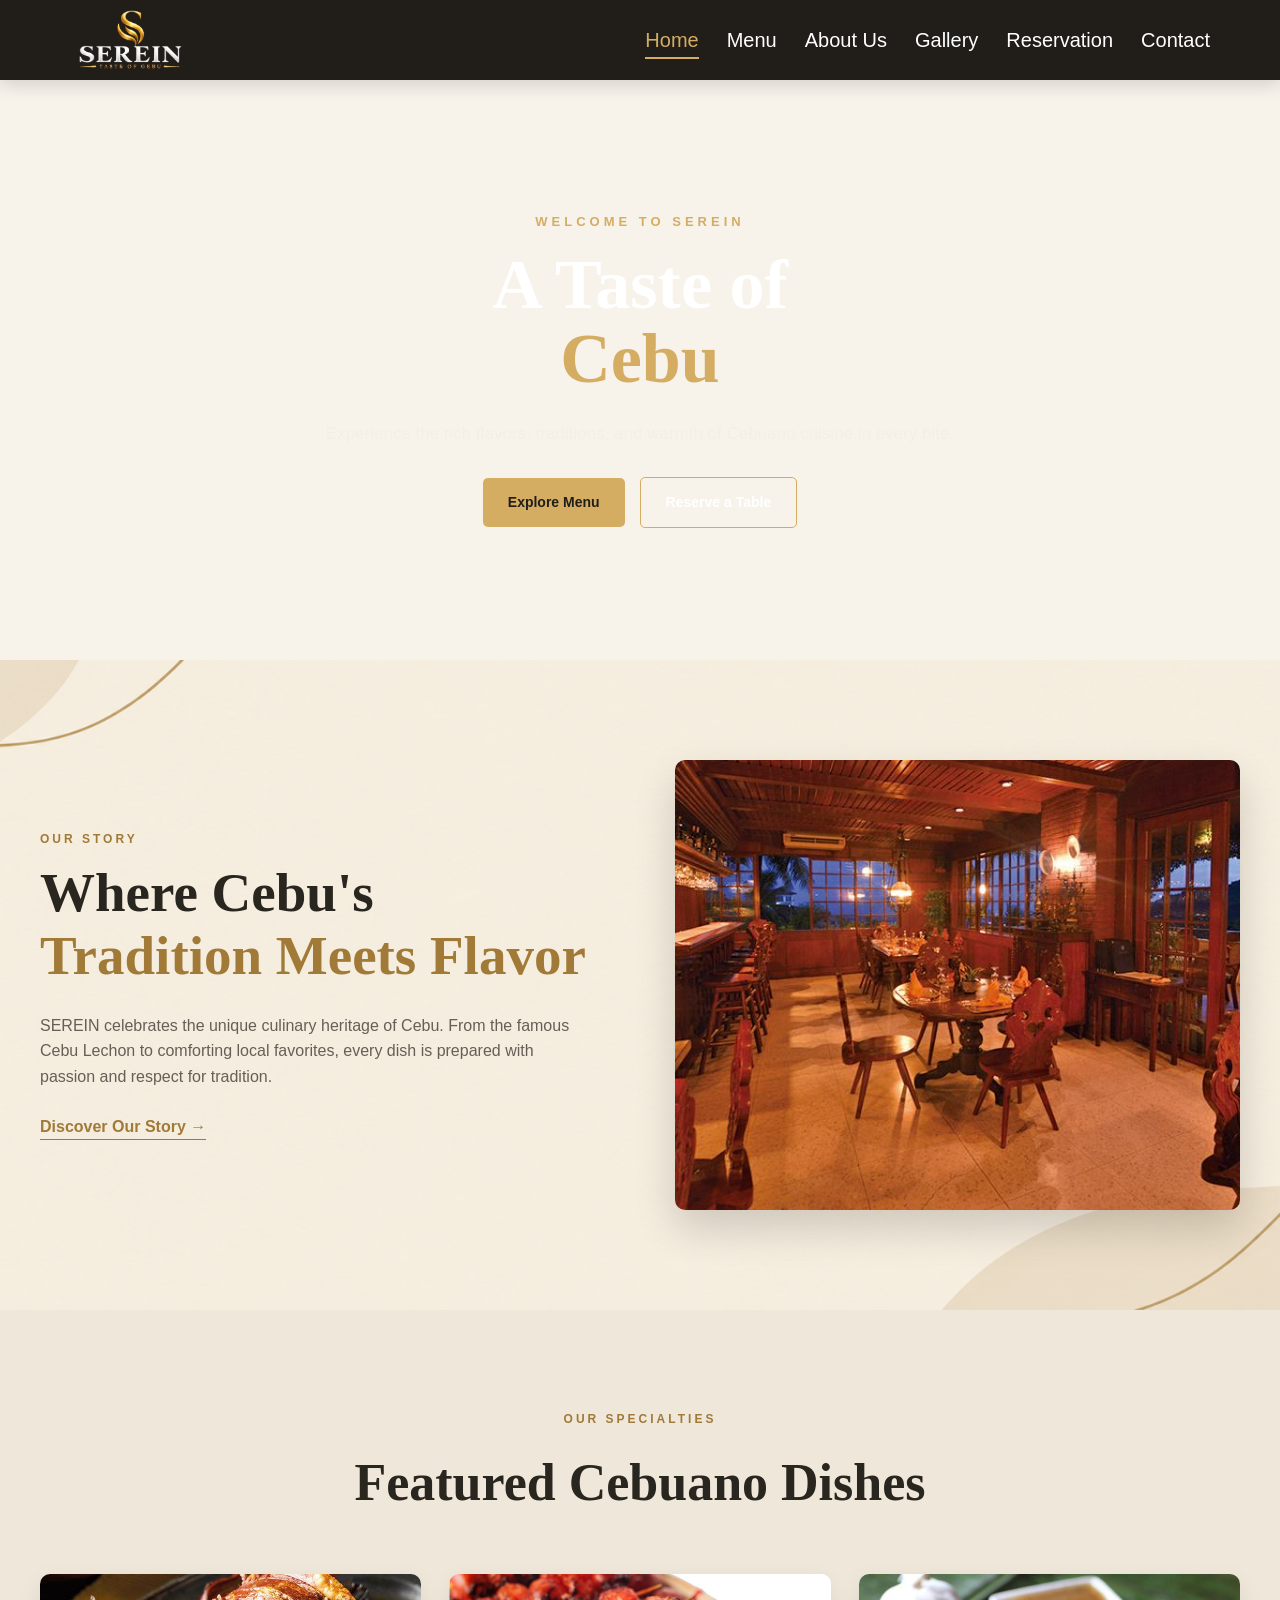
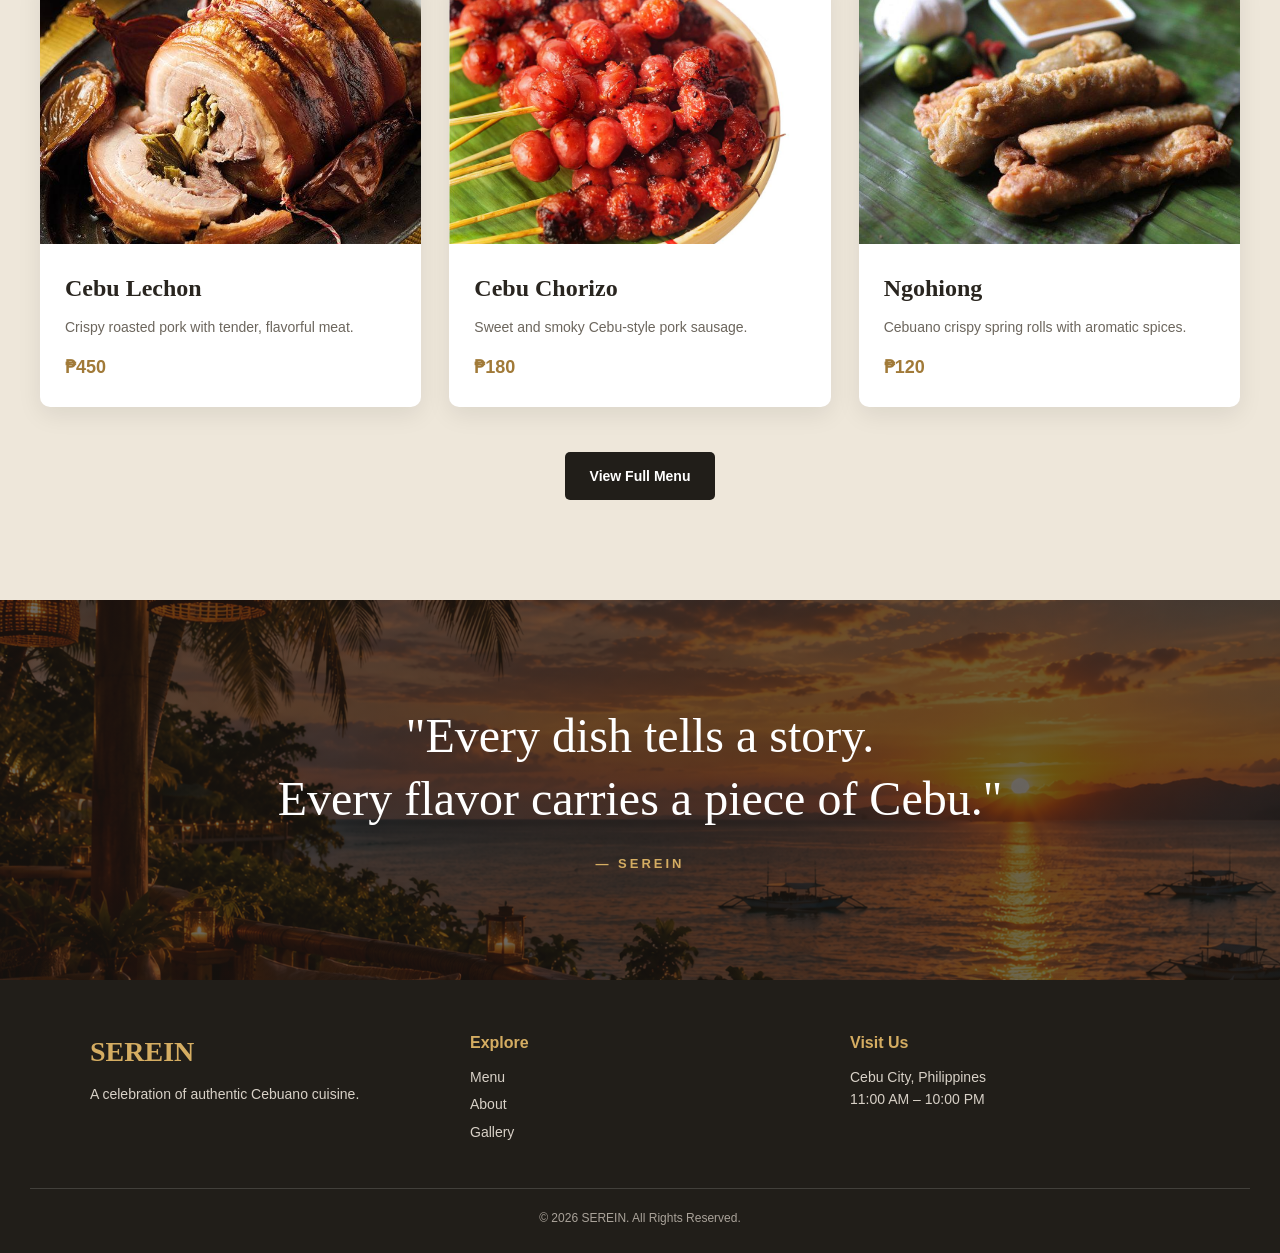
<file: SEREIN-WEBSITE/index.html>
<!doctype html>
<html lang="en">
  <head>
    <meta charset="UTF-8" />
    <meta name="viewport" content="width=device-width, initial-scale=1.0" />
    <title>SEREIN | Taste of Cebu</title>
    <link
      rel="shortcut icon"
      href="images/SEREINICON.png"
      alt="SEREIN"
      type="image/x-icon"
    />
    <link rel="stylesheet" href="style.css" />
  </head>
  <body>
    <header>
      <nav class="navbar">
        <div class="brand">
          <a href="index.html" class="logo">
            <img src="images/PRIMSEREINLOGO.png" alt="SEREIN" />
          </a>
        </div>

        <ul class="nav-links">
          <li><a href="index.html#home" class="active">Home</a></li>
          <li><a href="menu.html">Menu</a></li>
          <li><a href="about.html">About Us</a></li>
          <li><a href="gallery.html">Gallery</a></li>
          <li><a href="reservation.html">Reservation</a></li>
          <li><a href="contact.html">Contact</a></li>
        </ul>
        <button
          class="menu-toggle"
          type="button"
          aria-label="Open menu"
          aria-expanded="false"
        >
          <span></span>
          <span></span>
          <span></span>
        </button>
      </nav>
    </header>
    <main>
      <section class="hero" id="home">
        <div class="hero-content">
          <p class="small-title">WELCOME TO SEREIN</p>

          <h1>
            A Taste of<br />
            <span>Cebu</span>
          </h1>

          <p>
            Experience the rich flavors, traditions, and warmth of Cebuano
            cuisine in every bite.
          </p>

          <div class="hero-buttons">
            <a href="menu.html" class="btn primary-btn"> Explore Menu </a>

            <a href="reservation.html" class="btn secondary-btn">
              Reserve a Table
            </a>
          </div>
        </div>
      </section>

      <section class="intro">
        <div class="intro-container">
          <div class="intro-text">
            <p class="section-label">OUR STORY</p>

            <h2>
              Where Cebu's<br />
              <span>Tradition Meets Flavor</span>
            </h2>

            <p>
              SEREIN celebrates the unique culinary heritage of Cebu. From the
              famous Cebu Lechon to comforting local favorites, every dish is
              prepared with passion and respect for tradition.
            </p>

            <a href="about.html" class="text-link"> Discover Our Story → </a>
          </div>

          <div class="intro-image">
            <img src="images/restaurant.jpg" alt="SEREIN restaurant" />
          </div>
        </div>
      </section>

      <section class="featured">
        <p class="section-label">OUR SPECIALTIES</p>

        <h2>Featured Cebuano Dishes</h2>

        <div class="food-grid">
          <article class="food-card">
            <div class="food-image">
              <img src="images/lechon.jpg" alt="Cebu Lechon" />
            </div>

            <div class="food-info">
              <h3>Cebu Lechon</h3>
              <p>Crispy roasted pork with tender, flavorful meat.</p>
              <span>₱450</span>
            </div>
          </article>

          <article class="food-card">
            <div class="food-image">
              <img src="images/chorizo.jpg" alt="CEBU chorizo" />
            </div>

            <div class="food-info">
              <h3>Cebu Chorizo</h3>
              <p>Sweet and smoky Cebu-style pork sausage.</p>
              <span>₱180</span>
            </div>
          </article>

          <article class="food-card">
            <div class="food-image">
              <img src="images/ngohiong.jpg" alt="Ngohiong" />
            </div>

            <div class="food-info">
              <h3>Ngohiong</h3>
              <p>Cebuano crispy spring rolls with aromatic spices.</p>
              <span>₱120</span>
            </div>
          </article>
        </div>

        <a href="menu.html" class="btn menu-btn"> View Full Menu </a>
      </section>

      <section class="quote">
        <div>
          <p>
            "Every dish tells a story.<br />
            Every flavor carries a piece of Cebu."
          </p>

          <span>— SEREIN</span>
        </div>
      </section>
    </main>

    <footer>
      <div class="footer-content">
        <div>
          <h3>SEREIN</h3>
          <p>A celebration of authentic Cebuano cuisine.</p>
        </div>

        <div>
          <h4>Explore</h4>
          <a href="menu.html">Menu</a>
          <a href="about.html">About</a>
          <a href="gallery.html">Gallery</a>
        </div>

        <div>
          <h4>Visit Us</h4>
          <p>Cebu City, Philippines</p>
          <p>11:00 AM – 10:00 PM</p>
        </div>
      </div>

      <div class="copyright">© 2026 SEREIN. All Rights Reserved.</div>
    </footer>
    <script src="script.js"></script>
  </body>
</html>
</file>
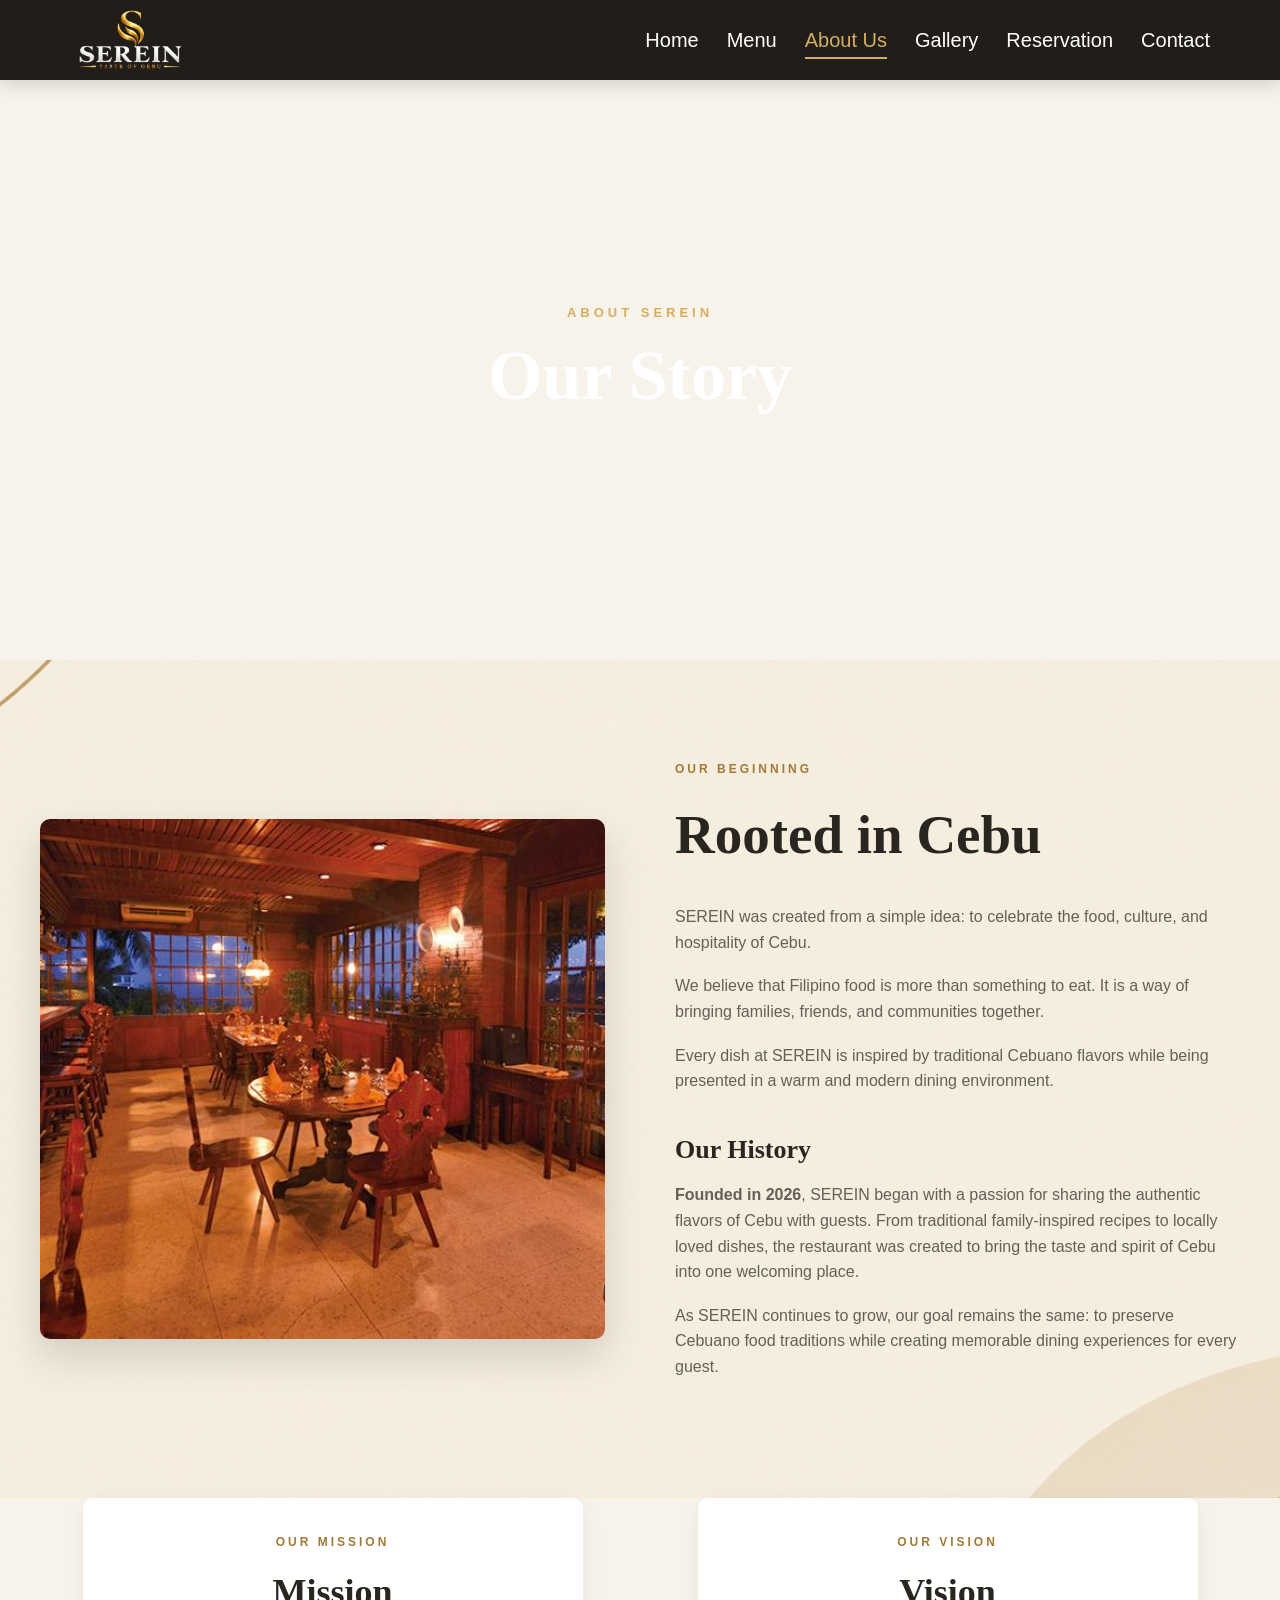
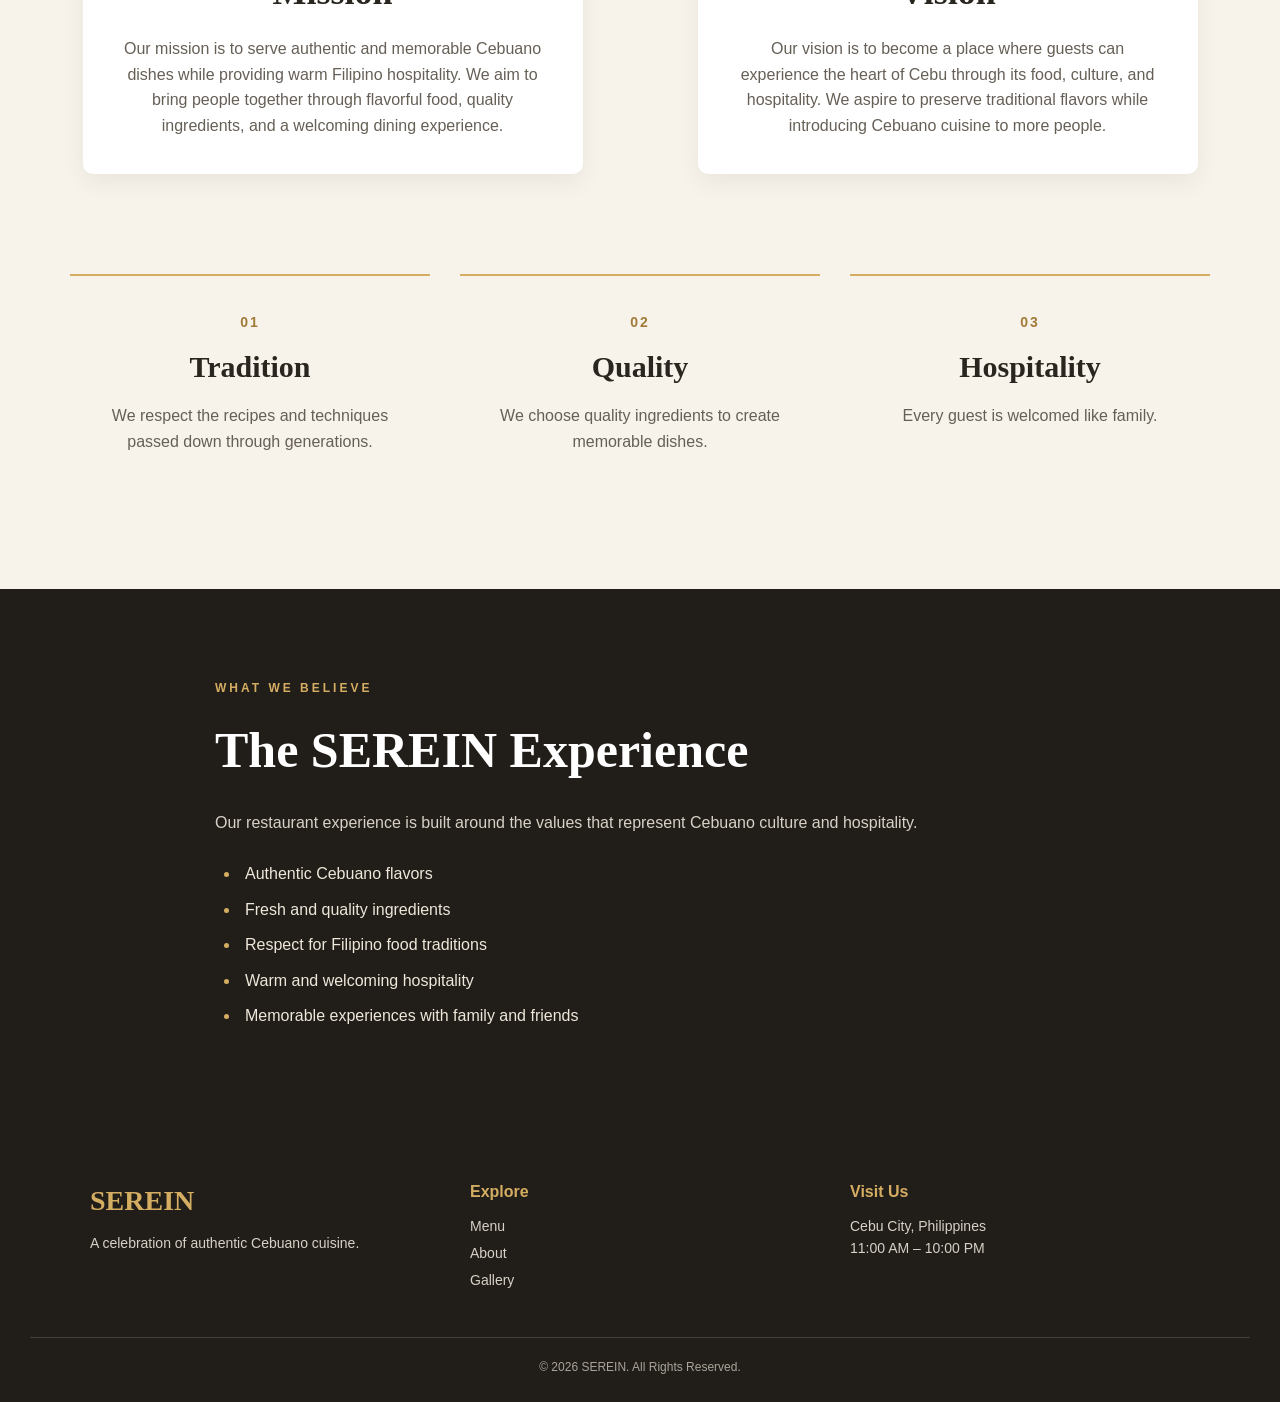
<file: SEREIN-WEBSITE/about.html>
<!doctype html>
<html lang="en">
  <head>
    <meta charset="UTF-8" />
    <meta name="viewport" content="width=device-width, initial-scale=1.0" />
    <title>SEREIN | About Us</title>
    <link
      rel="shortcut icon"
      href="images/SEREINICON.png"
      alt="S"
      type="image/x-icon"
    />
    <link rel="stylesheet" href="style.css" />
  </head>
  <body>
    <header>
      <nav class="navbar">
        <div class="brand">
          <a href="index.html" class="logo">
            <img src="images/PRIMSEREINLOGO.png" alt="SEREIN" />
          </a>
        </div>

        <ul class="nav-links">
          <li><a href="index.html">Home</a></li>
          <li><a href="menu.html">Menu</a></li>
          <li><a href="about.html" class="active">About Us</a></li>
          <li><a href="gallery.html">Gallery</a></li>
          <li><a href="reservation.html">Reservation</a></li>
          <li><a href="contact.html">Contact</a></li>
        </ul>
        <button
          class="menu-toggle"
          type="button"
          aria-label="Open menu"
          aria-expanded="false"
        >
          <span></span>
          <span></span>
          <span></span>
        </button>
      </nav>
    </header>
    <main>
      <section class="hero">
        <div>
          <p>ABOUT SEREIN</p>
          <h1>Our Story</h1>
        </div>
      </section>

      <section class="story">
        <div class="story-container">
          <div class="story-image">
            <img src="images/restaurant.jpg" alt="SEREIN restaurant" />
          </div>

          <div class="story-text">
            <span>OUR BEGINNING</span>

            <h2>Rooted in Cebu</h2>

            <p>
              SEREIN was created from a simple idea: to celebrate the food,
              culture, and hospitality of Cebu.
            </p>

            <p>
              We believe that Filipino food is more than something to eat. It is
              a way of bringing families, friends, and communities together.
            </p>

            <p>
              Every dish at SEREIN is inspired by traditional Cebuano flavors
              while being presented in a warm and modern dining environment.
            </p>

            <h3>Our History</h3>

            <p>
              <strong>Founded in 2026</strong>, SEREIN began with a passion for
              sharing the authentic flavors of Cebu with guests. From
              traditional family-inspired recipes to locally loved dishes, the
              restaurant was created to bring the taste and spirit of Cebu into
              one welcoming place.
            </p>

            <p>
              As SEREIN continues to grow, our goal remains the same: to
              preserve Cebuano food traditions while creating memorable dining
              experiences for every guest.
            </p>
          </div>
        </div>
      </section>

      <!-- =========================
           MISSION AND VISION
      ========================== -->
      <section class="mission-vision">
        <div class="mission">
          <span>OUR MISSION</span>

          <h2>Mission</h2>

          <p>
            Our mission is to serve authentic and memorable Cebuano dishes while
            providing warm Filipino hospitality. We aim to bring people together
            through flavorful food, quality ingredients, and a welcoming dining
            experience.
          </p>
        </div>

        <div class="vision">
          <span>OUR VISION</span>

          <h2>Vision</h2>

          <p>
            Our vision is to become a place where guests can experience the
            heart of Cebu through its food, culture, and hospitality. We aspire
            to preserve traditional flavors while introducing Cebuano cuisine to
            more people.
          </p>
        </div>
      </section>

      <!-- =========================
           COMPANY VALUES
           + UNORDERED LIST
      ========================== -->
      <section class="values">
        <div>
          <h3>01</h3>
          <h2>Tradition</h2>

          <p>
            We respect the recipes and techniques passed down through
            generations.
          </p>
        </div>

        <div>
          <h3>02</h3>
          <h2>Quality</h2>

          <p>We choose quality ingredients to create memorable dishes.</p>
        </div>

        <div>
          <h3>03</h3>
          <h2>Hospitality</h2>

          <p>Every guest is welcomed like family.</p>
        </div>
      </section>

      <!-- =========================
           WHAT WE VALUE
           UNORDERED LIST
      ========================== -->
      <section class="values-list">
        <div class="values-list-content">
          <span>WHAT WE BELIEVE</span>

          <h2>The SEREIN Experience</h2>

          <p>
            Our restaurant experience is built around the values that represent
            Cebuano culture and hospitality.
          </p>

          <ul>
            <li>Authentic Cebuano flavors</li>
            <li>Fresh and quality ingredients</li>
            <li>Respect for Filipino food traditions</li>
            <li>Warm and welcoming hospitality</li>
            <li>Memorable experiences with family and friends</li>
          </ul>
        </div>
      </section>
    </main>

    <!-- =========================
         FOOTER
    ========================== -->
    <footer>
      <div class="footer-content">
        <div>
          <h3>SEREIN</h3>
          <p>A celebration of authentic Cebuano cuisine.</p>
        </div>

        <div>
          <h4>Explore</h4>
          <a href="menu.html">Menu</a>
          <a href="about.html">About</a>
          <a href="gallery.html">Gallery</a>
        </div>

        <div>
          <h4>Visit Us</h4>
          <p>Cebu City, Philippines</p>
          <p>11:00 AM – 10:00 PM</p>
        </div>
      </div>

      <div class="copyright">© 2026 SEREIN. All Rights Reserved.</div>
    </footer>
    <script src="script.js"></script>
  </body>
</html>
</file>
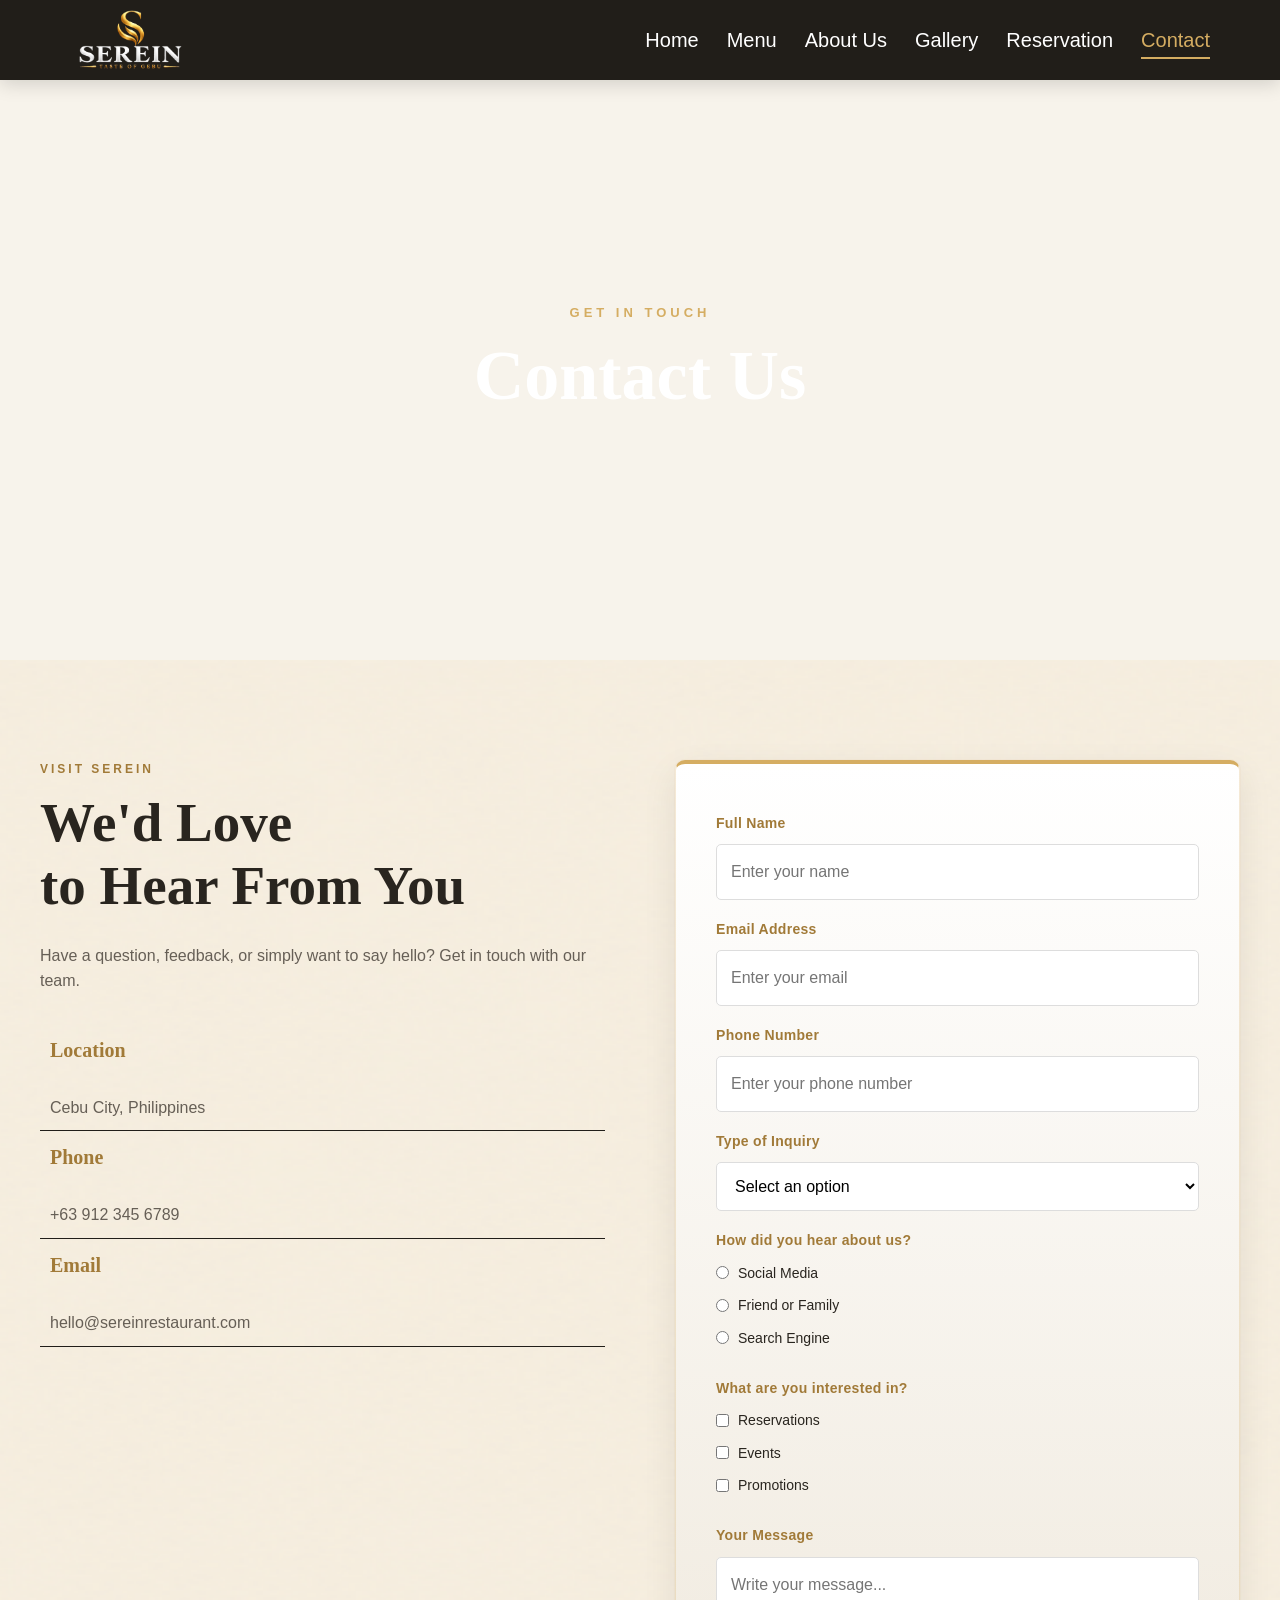
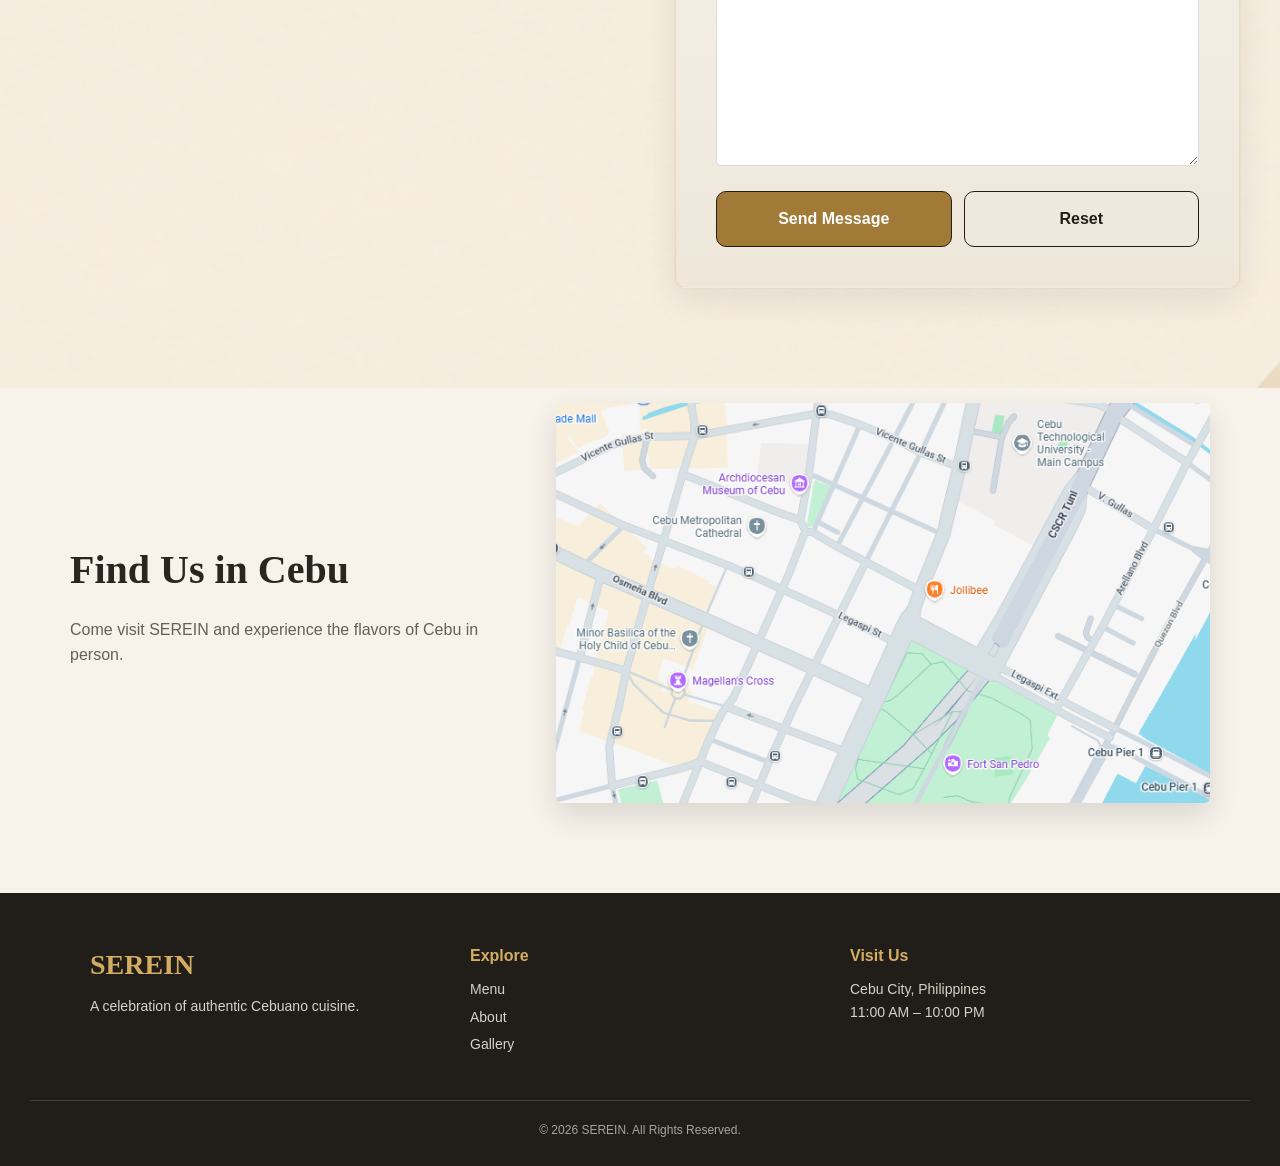
<file: SEREIN-WEBSITE/contact.html>
<!doctype html>
<html lang="en">
  <head>
    <meta charset="UTF-8" />
    <meta name="viewport" content="width=device-width, initial-scale=1.0" />
    <title>SEREIN | Contact</title>
    <link
      rel="shortcut icon"
      href="images/SEREINICON.png"
      alt="SEREIN"
      type="image/x-icon"
    />
    <link rel="stylesheet" href="style.css" />
  </head>
  <body>
    <header>
      <nav class="navbar">
        <div class="brand">
          <a href="index.html" class="logo">
            <img src="images/PRIMSEREINLOGO.png" alt="SEREIN" />
          </a>
        </div>

        <ul class="nav-links">
          <li><a href="index.html">Home</a></li>
          <li><a href="menu.html">Menu</a></li>
          <li><a href="about.html">About Us</a></li>
          <li><a href="gallery.html">Gallery</a></li>
          <li><a href="reservation.html">Reservation</a></li>
          <li><a href="contact.html" class="active">Contact</a></li>
        </ul>
        <button
          class="menu-toggle"
          type="button"
          aria-label="Open menu"
          aria-expanded="false"
        >
          <span></span>
          <span></span>
          <span></span>
        </button>
      </nav>
    </header>
    <main>
      <section class="hero">
        <div>
          <p>GET IN TOUCH</p>
          <h1>Contact Us</h1>
        </div>
      </section>
      <section class="contact">
        <div class="contact-container">
          <div class="contact-info">
            <p class="label">VISIT SEREIN</p>

            <h2>We'd Love<br />to Hear From You</h2>

            <p>
              Have a question, feedback, or simply want to say hello? Get in
              touch with our team.
            </p>

            <div class="info">
              <div class="info-card">
                <h3>Location</h3>
                <p>Cebu City, Philippines</p>
              </div>

              <div class="info-card">
                <h3>Phone</h3>
                <p>+63 912 345 6789</p>
              </div>

              <div class="info-card">
                <h3>Email</h3>
                <p>hello@sereinrestaurant.com</p>
              </div>
            </div>
          </div>

          <form class="contact-form">
            <!-- Text Input -->
            <label for="name">Full Name</label>
            <input
              type="text"
              id="name"
              name="name"
              placeholder="Enter your name"
              required
            />

            <!-- Email Input -->
            <label for="email">Email Address</label>
            <input
              type="email"
              id="email"
              name="email"
              placeholder="Enter your email"
              required
            />

            <!-- Telephone Input -->
            <label for="phone">Phone Number</label>
            <input
              type="tel"
              id="phone"
              name="phone"
              placeholder="Enter your phone number"
              required
              minlength="10"
              maxlength="11"
              pattern="[0-9]{10,11}"
            />

            <!-- Dropdown / Select -->
            <label for="inquiry">Type of Inquiry</label>
            <select id="inquiry" name="inquiry" required>
              <option value="">Select an option</option>
              <option value="reservation">Reservation</option>
              <option value="menu">Menu Inquiry</option>
              <option value="feedback">Feedback</option>
              <option value="event">Private Event</option>
              <option value="other">Other</option>
            </select>

            <!-- Radio Buttons -->
            <label>How did you hear about us?</label>

            <div class="radio-group">
              <label>
                <input
                  type="radio"
                  name="source"
                  value="social-media"
                  required
                />
                Social Media
              </label>

              <label>
                <input type="radio" name="source" value="friend" />
                Friend or Family
              </label>

              <label>
                <input type="radio" name="source" value="search" />
                Search Engine
              </label>
            </div>

            <!-- Checkboxes -->
            <label>What are you interested in?</label>

            <div class="checkbox-group">
              <label>
                <input type="checkbox" name="interest" value="reservations" />
                Reservations
              </label>

              <label>
                <input type="checkbox" name="interest" value="events" />
                Events
              </label>

              <label>
                <input type="checkbox" name="interest" value="promotions" />
                Promotions
              </label>
            </div>

            <!-- Textarea -->
            <label for="message">Your Message</label>
            <textarea
              id="message"
              name="message"
              rows="7"
              placeholder="Write your message..."
              required
            ></textarea>

            <div class="form-buttons">
              <button type="submit">Send Message</button>
              <button type="reset" class="reset-button">Reset</button>
            </div>
          </form>
        </div>
      </section>

      <section class="location">
        <div class="location-text">
          <h2>Find Us in Cebu</h2>
          <p>Come visit SEREIN and experience the flavors of Cebu in person.</p>
        </div>

        <div class="map-box">
          <img src="images/CEBUCITY.png" alt="Cebu City, Philippines" />
        </div>
      </section>
    </main>

    <footer>
      <div class="footer-content">
        <div>
          <h3>SEREIN</h3>
          <p>A celebration of authentic Cebuano cuisine.</p>
        </div>

        <div>
          <h4>Explore</h4>
          <a href="menu.html">Menu</a>
          <a href="about.html">About</a>
          <a href="gallery.html">Gallery</a>
        </div>

        <div>
          <h4>Visit Us</h4>
          <p>Cebu City, Philippines</p>
          <p>11:00 AM – 10:00 PM</p>
        </div>
      </div>

      <div class="copyright">© 2026 SEREIN. All Rights Reserved.</div>
    </footer>
    <script src="script.js"></script>
  </body>
</html>
</file>
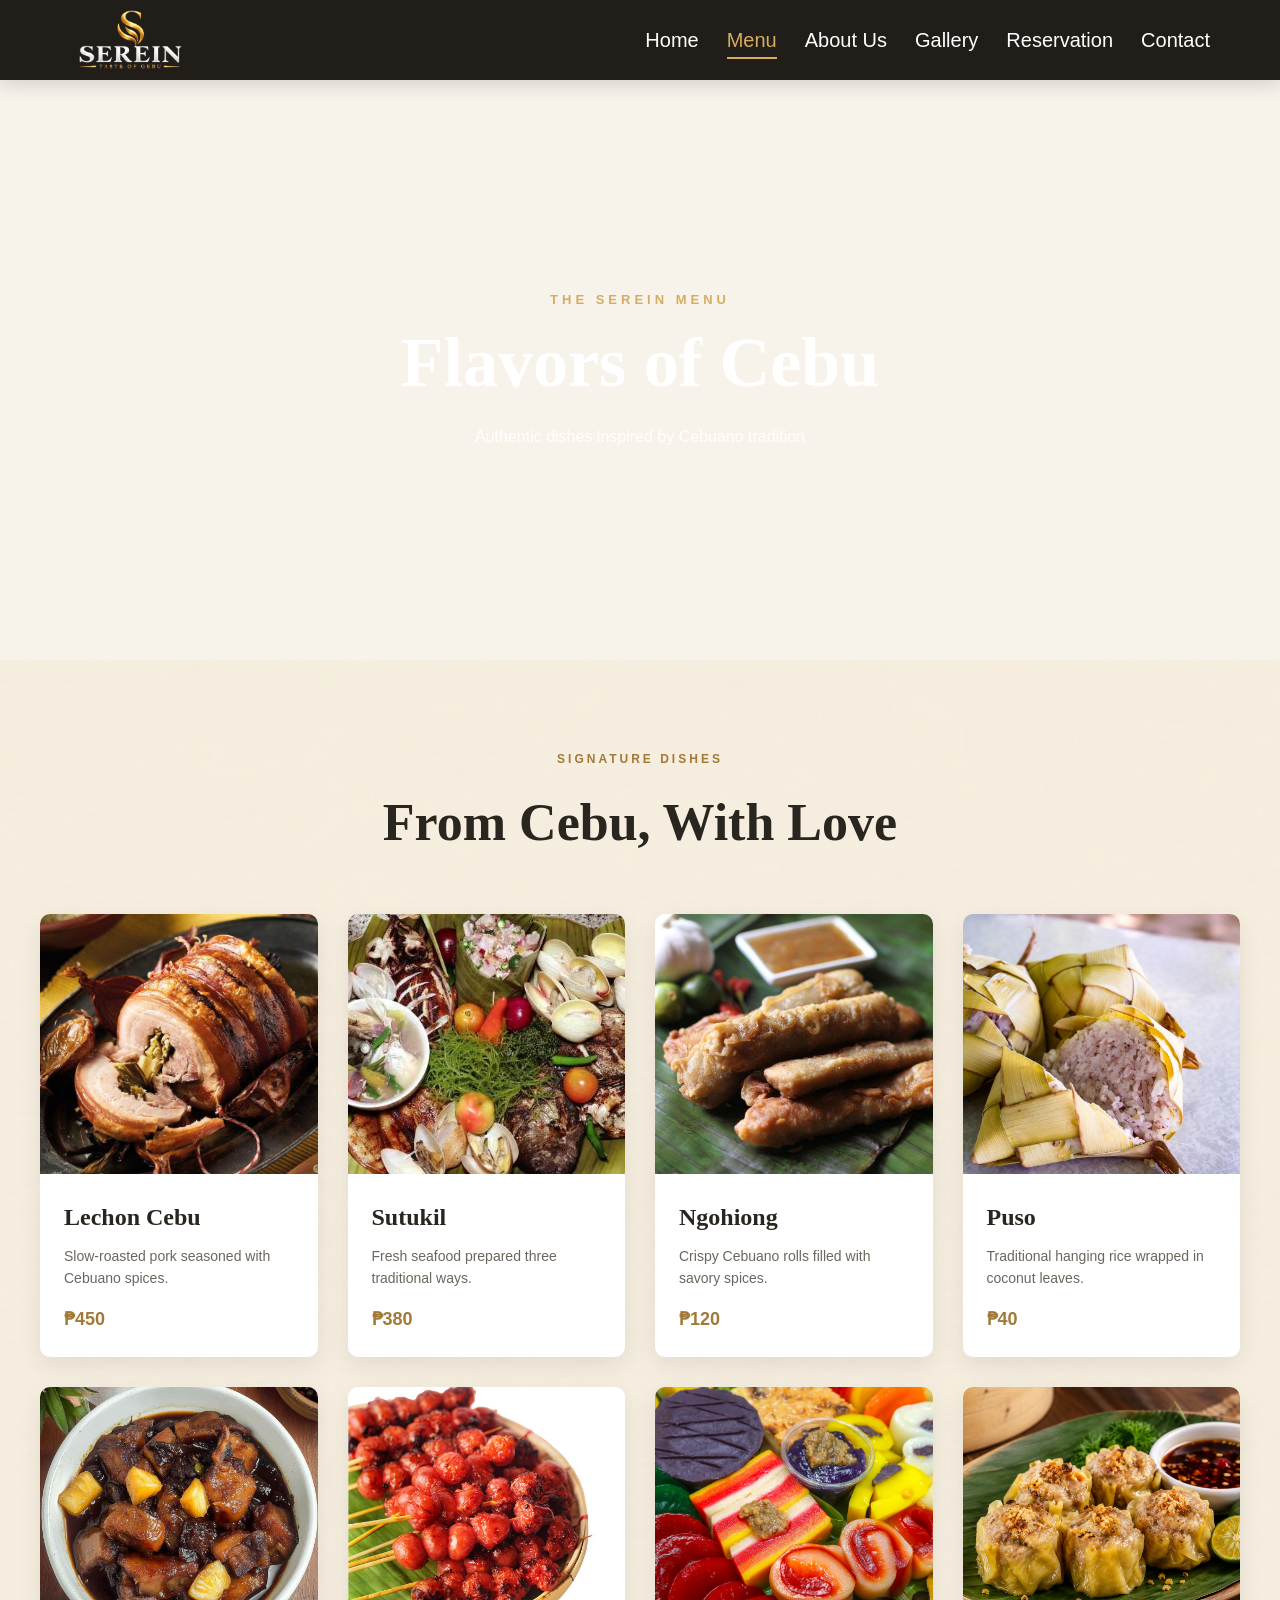
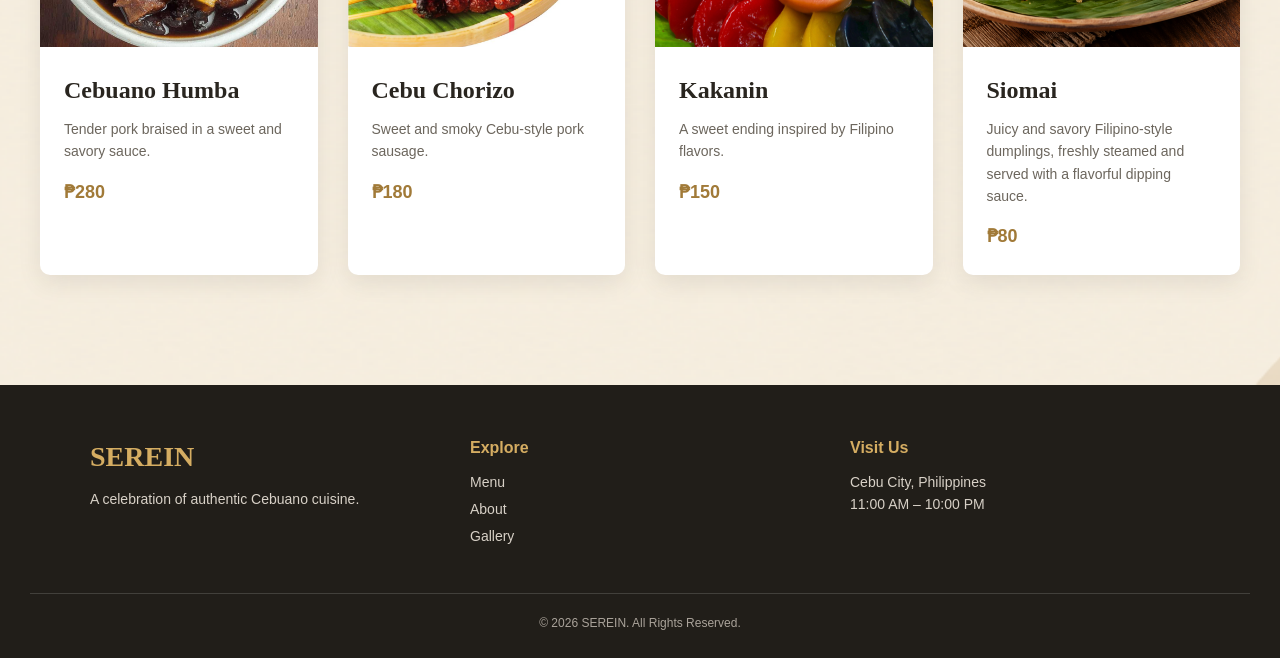
<file: SEREIN-WEBSITE/menu.html>
<!doctype html>
<html lang="en">
  <head>
    <meta charset="UTF-8" />
    <meta name="viewport" content="width=device-width, initial-scale=1.0" />
    <title>SEREIN | Menu</title>
    <link
      rel="shortcut icon"
      href="images/SEREINICON.png"
      alt="SEREIN"
      type="image/x-icon"
    />
    <link rel="stylesheet" href="style.css" />
  </head>
  <body>
    <header>
      <nav class="navbar">
        <div class="brand">
          <a href="index.html" class="logo">
            <img src="images/PRIMSEREINLOGO.png" alt="SEREIN" />
          </a>
        </div>

        <ul class="nav-links">
          <li><a href="index.html">Home</a></li>
          <li><a href="menu.html" class="active">Menu</a></li>
          <li><a href="about.html">About Us</a></li>
          <li><a href="gallery.html">Gallery</a></li>
          <li><a href="reservation.html">Reservation</a></li>
          <li><a href="contact.html">Contact</a></li>
        </ul>
        <button
          class="menu-toggle"
          type="button"
          aria-label="Open menu"
          aria-expanded="false"
        >
          <span></span>
          <span></span>
          <span></span>
        </button>
      </nav>
    </header>

    <main>
      <!-- HERO SECTION -->
      <section class="hero">
        <div class="hero-content">
          <p>THE SEREIN MENU</p>

          <h1>Flavors of Cebu</h1>

          <span> Authentic dishes inspired by Cebuano tradition </span>
        </div>
      </section>

      <!-- MENU SECTION -->
      <section class="menu">
        <div class="menu-container">
          <p class="label">SIGNATURE DISHES</p>

          <h2>From Cebu, With Love</h2>

          <div class="menu-grid">
            <!-- 1. LECHON CEBU -->
            <article class="menu-card">
              <div class="menu-image">
                <img src="images/lechon.jpg" alt="Lechon Cebu" />
              </div>

              <div class="menu-info">
                <h3>Lechon Cebu</h3>

                <p>Slow-roasted pork seasoned with Cebuano spices.</p>

                <strong>₱450</strong>
              </div>
            </article>

            <!-- 2. SUTUKIL -->
            <article class="menu-card">
              <div class="menu-image">
                <img src="images/sutukil.jpg" alt="Sutukil" />
              </div>

              <div class="menu-info">
                <h3>Sutukil</h3>

                <p>Fresh seafood prepared three traditional ways.</p>

                <strong>₱380</strong>
              </div>
            </article>

            <!-- 3. NGOHIONG -->
            <article class="menu-card">
              <div class="menu-image">
                <img src="images/ngohiong.jpg" alt="Ngohiong" />
              </div>

              <div class="menu-info">
                <h3>Ngohiong</h3>

                <p>Crispy Cebuano rolls filled with savory spices.</p>

                <strong>₱120</strong>
              </div>
            </article>

            <!-- 4. PUSO -->
            <article class="menu-card">
              <div class="menu-image">
                <img src="images/puso.jpg" alt="Puso" />
              </div>

              <div class="menu-info">
                <h3>Puso</h3>

                <p>Traditional hanging rice wrapped in coconut leaves.</p>

                <strong>₱40</strong>
              </div>
            </article>

            <!-- 5. CEBUANO HUMBA -->
            <article class="menu-card">
              <div class="menu-image">
                <img src="images/humba.jpg" alt="Cebuano Humba" />
              </div>

              <div class="menu-info">
                <h3>Cebuano Humba</h3>

                <p>Tender pork braised in a sweet and savory sauce.</p>

                <strong>₱280</strong>
              </div>
            </article>

            <!-- 6. CEBU CHORIZO -->
            <article class="menu-card">
              <div class="menu-image">
                <img src="images/chorizo.jpg" alt="Cebu Chorizo" />
              </div>

              <div class="menu-info">
                <h3>Cebu Chorizo</h3>

                <p>Sweet and smoky Cebu-style pork sausage.</p>

                <strong>₱180</strong>
              </div>
            </article>

            <!-- 7. KAKANIN -->
            <article class="menu-card">
              <div class="menu-image">
                <img src="images/kakanin1.jpg" alt="Kakanin" />
              </div>

              <div class="menu-info">
                <h3>Kakanin</h3>

                <p>A sweet ending inspired by Filipino flavors.</p>

                <strong>₱150</strong>
              </div>
            </article>

            <!-- 8. SIOMAI -->
            <article class="menu-card">
              <div class="menu-image">
                <img src="images/siomai.png" alt="Siomai" />
              </div>

              <div class="menu-info">
                <h3>Siomai</h3>

                <p>
                  Juicy and savory Filipino-style dumplings, freshly steamed and
                  served with a flavorful dipping sauce.
                </p>

                <strong>₱80</strong>
              </div>
            </article>
          </div>
        </div>
      </section>
    </main>
    <!-- FOOTER -->
    <footer>
      <div class="footer-content">
        <div>
          <h3>SEREIN</h3>
          <p>A celebration of authentic Cebuano cuisine.</p>
        </div>

        <div>
          <h4>Explore</h4>
          <a href="menu.html">Menu</a>
          <a href="about.html">About</a>
          <a href="gallery.html">Gallery</a>
        </div>

        <div>
          <h4>Visit Us</h4>
          <p>Cebu City, Philippines</p>
          <p>11:00 AM – 10:00 PM</p>
        </div>
      </div>

      <div class="copyright">© 2026 SEREIN. All Rights Reserved.</div>
    </footer>
    <script src="script.js"></script>
  </body>
</html>
</file>
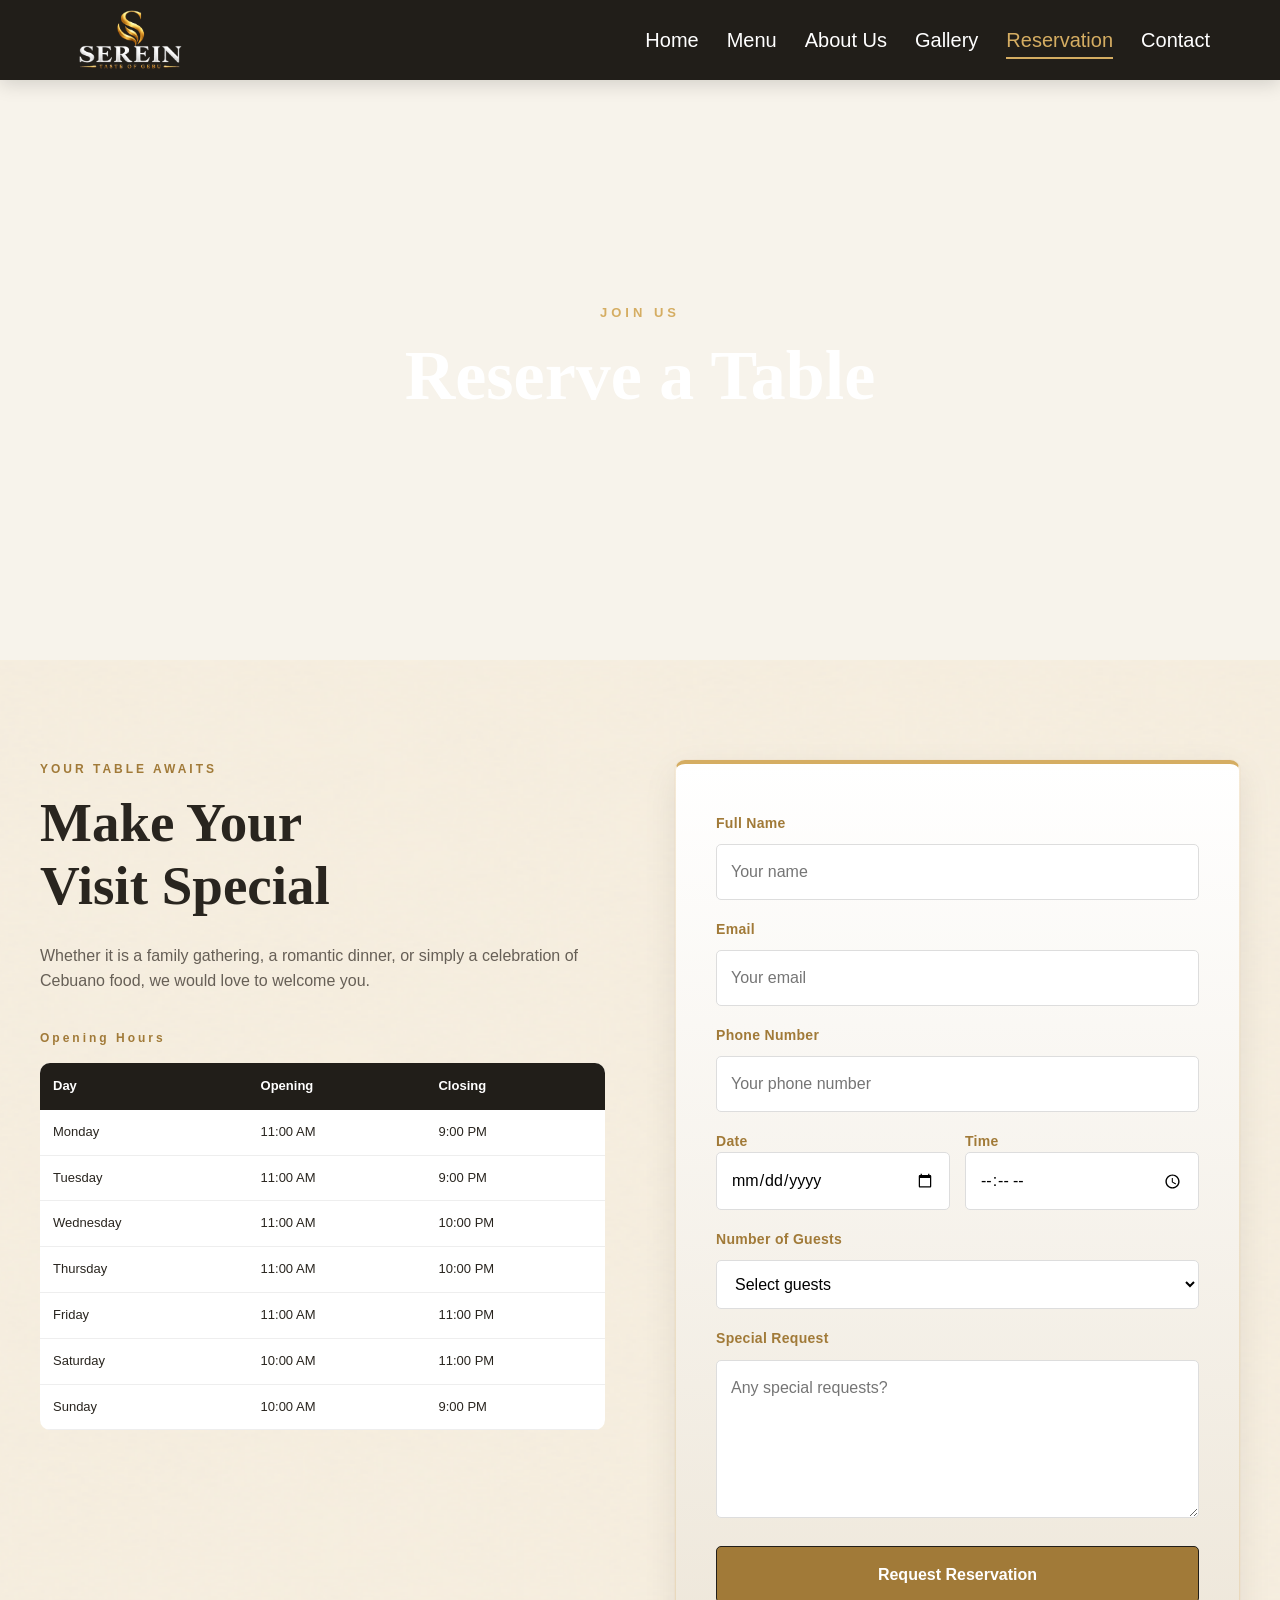
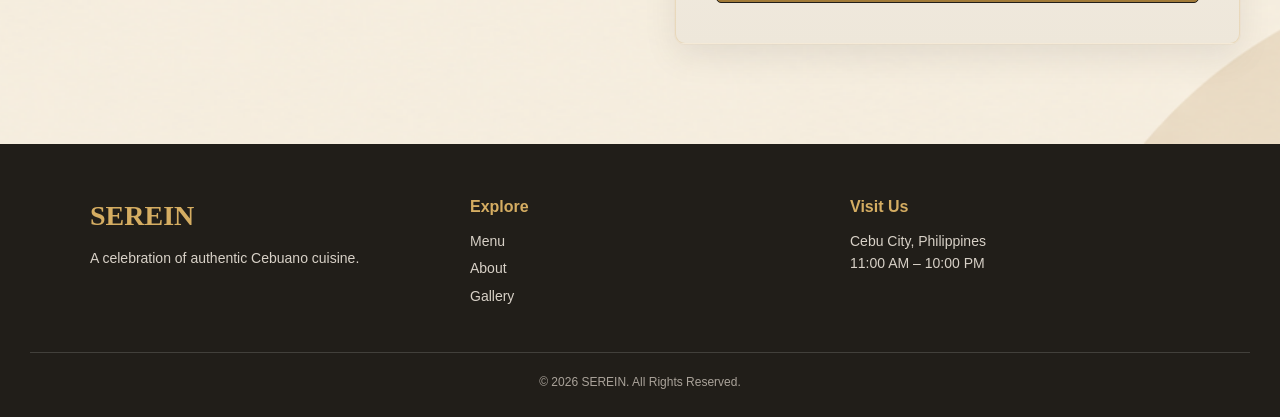
<file: SEREIN-WEBSITE/reservation.html>
<!doctype html>
<html lang="en">
  <head>
    <meta charset="UTF-8" />
    <meta name="viewport" content="width=device-width, initial-scale=1.0" />
    <title>SEREIN | Reservation</title>
    <link
      rel="shortcut icon"
      href="images/SEREINICON.png"
      alt="SEREIN"
      type="image/x-icon"
    />
    <link rel="stylesheet" href="style.css" />
  </head>
  <body>
    <header>
      <nav class="navbar">
        <div class="brand">
          <a href="index.html" class="logo">
            <img src="images/PRIMSEREINLOGO.png" alt="SEREIN" />
          </a>
        </div>

        <ul class="nav-links">
          <li><a href="index.html">Home</a></li>
          <li><a href="menu.html">Menu</a></li>
          <li><a href="about.html">About Us</a></li>
          <li><a href="gallery.html">Gallery</a></li>
          <li><a href="reservation.html" class="active">Reservation</a></li>
          <li><a href="contact.html">Contact</a></li>
        </ul>
        <button
          class="menu-toggle"
          type="button"
          aria-label="Open menu"
          aria-expanded="false"
        >
          <span></span>
          <span></span>
          <span></span>
        </button>
      </nav>
    </header>
    <main>
      <section class="hero">
        <div>
          <p>JOIN US</p>
          <h1>Reserve a Table</h1>
        </div>
      </section>

      <section class="reservation">
        <div class="reservation-container">
          <div class="reservation-text">
            <p class="label">YOUR TABLE AWAITS</p>

            <h2>Make Your<br />Visit Special</h2>

            <p>
              Whether it is a family gathering, a romantic dinner, or simply a
              celebration of Cebuano food, we would love to welcome you.
            </p>

            <div class="details">
              <p class="details-title">Opening Hours</p>
              <div class="table-hours">
                <table>
                  <thead>
                    <tr>
                      <th>Day</th>
                      <th>Opening</th>
                      <th>Closing</th>
                    </tr>
                  </thead>

                  <tbody>
                    <tr>
                      <td>Monday</td>
                      <td>11:00 AM</td>
                      <td>9:00 PM</td>
                    </tr>

                    <tr>
                      <td>Tuesday</td>
                      <td>11:00 AM</td>
                      <td>9:00 PM</td>
                    </tr>

                    <tr>
                      <td>Wednesday</td>
                      <td>11:00 AM</td>
                      <td>10:00 PM</td>
                    </tr>

                    <tr>
                      <td>Thursday</td>
                      <td>11:00 AM</td>
                      <td>10:00 PM</td>
                    </tr>

                    <tr>
                      <td>Friday</td>
                      <td>11:00 AM</td>
                      <td>11:00 PM</td>
                    </tr>

                    <tr>
                      <td>Saturday</td>
                      <td>10:00 AM</td>
                      <td>11:00 PM</td>
                    </tr>

                    <tr>
                      <td>Sunday</td>
                      <td>10:00 AM</td>
                      <td>9:00 PM</td>
                    </tr>
                  </tbody>
                </table>
              </div>
            </div>
          </div>
          <form class="reservation-form">
            <label for="res-name">Full Name</label>
            <input
              type="text"
              id="res-name"
              name="name"
              placeholder="Your name"
              required
            />

            <label for="res-email">Email</label>
            <input
              type="email"
              id="res-email"
              name="email"
              placeholder="Your email"
              required
            />

            <label for="res-phone">Phone Number</label>
            <input
              type="tel"
              id="res-phone"
              name="phone"
              placeholder="Your phone number"
              required
            />

            <div class="form-row">
              <div>
                <label for="res-date">Date</label>
                <input type="date" id="res-date" name="date" required />
              </div>

              <div>
                <label for="res-time">Time</label>
                <input type="time" id="res-time" name="time" required />
              </div>
            </div>

            <label for="res-guests">Number of Guests</label>
            <select id="res-guests" name="guests" required>
              <option value="">Select guests</option>
              <option value="1">1 Guest</option>
              <option value="2">2 Guests</option>
              <option value="3">3 Guests</option>
              <option value="4">4 Guests</option>
              <option value="5">5 Guests</option>
              <option value="6+">6+ Guests</option>
            </select>

            <label for="res-request">Special Request</label>
            <textarea
              id="res-request"
              name="request"
              placeholder="Any special requests?"
              rows="5"
            ></textarea>

            <button type="submit">Request Reservation</button>
          </form>
        </div>
      </section>
    </main>
    <footer>
      <div class="footer-content">
        <div>
          <h3>SEREIN</h3>
          <p>A celebration of authentic Cebuano cuisine.</p>
        </div>

        <div>
          <h4>Explore</h4>
          <a href="menu.html">Menu</a>
          <a href="about.html">About</a>
          <a href="gallery.html">Gallery</a>
        </div>

        <div>
          <h4>Visit Us</h4>
          <p>Cebu City, Philippines</p>
          <p>11:00 AM – 10:00 PM</p>
        </div>
      </div>

      <div class="copyright">© 2026 SEREIN. All Rights Reserved.</div>
    </footer>
    <script src="script.js"></script>
  </body>
</html>
</file>
<file: SEREIN-WEBSITE/style.css>
/* =========================================================
   SEREIN - MAIN STYLESHEET
   Cleaned and organized version
   ========================================================= */


/* =========================================================
   1. COLORS & GENERAL SETTINGS
   ========================================================= */

:root {
    --dark: #211e19;
    --text: #29251f;
    --muted: #665f56;
    --gold: #d5ad62;
    --gold-dark: #a17a38;
    --cream: #f7f3eb;
    --light-cream: #eee7da;
    --white: #ffffff;
    --light-text: #d8d1c7;
    --hero-text: #f4eee3;
    --card-text: #6c665d;
    --form-border: #ddd;
    --form-bg: #fafafa;
    --table-border: #eee;
    --table-hover: #f2eadc;
    --copyright: #aaa39a;

    --max-width: 1200px;
    --radius: 10px;
    --radius-sm: 5px;
    --shadow: 0 8px 25px rgba(0, 0, 0, 0.08);
    --transition: 0.3s ease;
}


/* =========================================================
   2. RESET
   ========================================================= */

* {
    margin: 0;
    padding: 0;
    box-sizing: border-box;
}

html {
    scrollbar-width:none;
    scroll-behavior: smooth;
}

body {
    font-family: Arial, sans-serif;
    background: var(--cream);
    color: var(--text);
    line-height: 1.6;
}

img {
    display: block;
    max-width: 100%;
}

a {
    color: inherit;
    text-decoration: none;
}

button,
input,
select,
textarea {
    font: inherit;
}


/* =========================================================
   3. HEADER & NAVIGATION
   ========================================================= */

header {
    position: fixed;
    top: 0;
    left: 0;
    right: 0;
    z-index: 1000;
    width: 100%;
    background: var(--dark);
    box-shadow: 0 4px 18px rgba(0, 0, 0, 0.15);
    /* Keep navbar fixed during page transitions */
    view-transition-name: site-header;
}

/* Keep header + mobile drawer above the dim overlay when menu is open */
header.menu-open {
    z-index: 1100;
}

header.scrolled {
    box-shadow: 0 6px 24px rgba(0, 0, 0, 0.22);
}

main {
    padding-top: 80px;
}

.navbar {
    max-width: var(--max-width);
    min-height: 80px;
    margin: auto;
    padding: 0 30px;

    display: flex;
    align-items: center;
    justify-content: space-between;
    gap: 30px;
}

.brand {
    flex-shrink: 0;
}

.logo {
    display: flex;
    flex-direction: column;

    color: var(--white);
    font-family: Georgia, serif;
    font-size: 28px;
    font-weight: bold;
    letter-spacing: 4px;

    transition: color var(--transition);
}

.logo span {
    margin-top: -3px;

    color: var(--gold);
    font-family: Arial, sans-serif;
    font-size: 9px;
    letter-spacing: 3px;
    text-align: center;
}

.logo:hover {
    color: var(--gold);
}

.logo img {
    display: block;
    height: 60px;
    width: auto;
    max-width: 160px;
    object-fit: contain;
}

.nav-links {
    display: flex;
    align-items: center;
    justify-content: center;
    gap: 28px;

    list-style: none;
}

.nav-links a {
    position: relative;

    padding: 8px 0;

    color: var(--white);
    font-size: 20px;
    font-weight: 500;

    transition: color var(--transition);
}

.nav-links a::after {
    content: "";

    position: absolute;
    left: 0;
    bottom: 0;

    width: 0;
    height: 2px;

    background: var(--gold);

    transition: width var(--transition);
}

.nav-links a:hover,
.nav-links a.active {
    color: var(--gold);
}

.nav-links a:hover::after,
.nav-links a.active::after {
    width: 100%;
}


/* =========================================================
   4. BUTTONS
   ========================================================= */

.btn {
    display: inline-block;

    padding: 13px 25px;
    border-radius: var(--radius-sm);

    font-size: 14px;
    font-weight: bold;

    transition:
        transform var(--transition),
        background var(--transition),
        color var(--transition),
        border-color var(--transition);
}

.btn:hover {
    transform: translateY(-3px);
}

.primary-btn {
    background: var(--gold);
    color: var(--dark);
}

.primary-btn:hover {
    background: var(--white);
}

.secondary-btn {
    border: 1px solid var(--gold);
    background: transparent;
    color: var(--white);
}

.secondary-btn:hover {
    background: var(--gold);
    color: var(--dark);
}


/* =========================================================
   5. HERO SECTIONS
   ========================================================= */

.hero {
    min-height: 360px;

    display: flex;
    align-items: center;
    justify-content: center;

    padding: 50px 20px;

    text-align: center;
    color: var(--white);

    background:
        linear-gradient(
            rgba(25, 20, 15, 0.55)
        ),
        url("images/background.jpg") center / cover no-repeat;
}

.hero > div {
    max-width: 800px;
}

main > .hero {
    min-height: 580px;
}

.hero-content {
    max-width: 800px;
}

.hero .small-title,
.hero > div > p:first-child {
    margin-bottom: 15px;

    color: var(--gold);
    font-size: 13px;
    font-weight: bold;
    letter-spacing: 4px;
}

.hero h1 {
    margin: 10px 0 25px;

    font-family: Georgia, serif;
    font-size: clamp(45px, 7vw, 70px);
    line-height: 1.05;
}

.hero h1 span {
    color: var(--gold);
}

.hero-content > p:not(.small-title) {
    max-width: 650px;
    margin: 0 auto 30px;

    color: var(--hero-text);
    font-size: 17px;
}

.hero-buttons {
    display: flex;
    justify-content: center;
    align-items: center;
    gap: 15px;
    flex-wrap: wrap;
}


/* =========================================================
   6. SHARED SECTION LABELS
   ========================================================= */

.section-label,
.label,
.gallery-title > p,
.story-text > span,
.mission > span,
.vision > span,
.values-list-content > span,
.details-title {
    display: block;

    margin-bottom: 12px;

    color: var(--gold-dark);
    font-size: 12px;
    font-weight: bold;
    letter-spacing: 3px;
}


/* =========================================================
   7. HOME - INTRODUCTION
   ========================================================= */

.intro {
    background: url("images/background1.png") center/cover no-repeat;
    padding: 100px 30px;
}

.intro-container {
    max-width: var(--max-width);
    margin: 0 auto;

    display: grid;
    grid-template-columns: 1fr 1fr;
    align-items: center;
    gap: 70px;
}

.intro-text h2 {
    margin-bottom: 25px;

    font-family: Georgia, serif;
    font-size: clamp(36px, 5vw, 55px);
    line-height: 1.15;
}

.intro-text h2 span {
    color: var(--gold-dark);
}

.intro-text > p:not(.section-label) {
    max-width: 550px;
    margin-bottom: 25px;

    color: var(--muted);
}

.text-link {
    padding-bottom: 4px;

    color: var(--gold-dark);
    font-weight: bold;

    border-bottom: 1px solid var(--gold-dark);

    transition:
        color var(--transition),
        border-color var(--transition);
}

.text-link:hover {
    color: var(--dark);
    border-color: var(--dark);
}

.intro-image,
.story-image,
.map-box {
    overflow: hidden;
    border-radius: var(--radius);
}

.intro-image {
    box-shadow: 0 18px 40px rgba(0, 0, 0, 0.16);
}

.intro-image img {
    width: 100%;
    height: 450px;
    object-fit: cover;

    transition: transform 0.6s ease;
}

.intro-image:hover img {
    transform: scale(1.05);
}


/* =========================================================
   8. HOME - FEATURED DISHES
   ========================================================= */

.featured {
    padding: 100px 30px;

    text-align: center;
    background: var(--light-cream);
}

.featured h2 {
    margin-bottom: 50px;

    font-family: Georgia, serif;
    font-size: clamp(35px, 5vw, 52px);
}

.food-grid {
    max-width: var(--max-width);
    margin: 0 auto 45px;

    display: grid;
    grid-template-columns: repeat(auto-fit, minmax(260px, 1fr));
    gap: 28px;
}

.food-card,
.menu-card {
    overflow: hidden;

    background: var(--white);
    border-radius: var(--radius);
    text-align: left;

    box-shadow: var(--shadow);

    transition:
        transform 0.35s ease,
        box-shadow 0.35s ease;
}

.food-card:hover,
.menu-card:hover {
    transform: translateY(-8px);
    box-shadow: 0 18px 35px rgba(0, 0, 0, 0.15);
}

.food-image {
    height: 270px;
    overflow: hidden;
}

.food-image img,
.menu-image img {
    width: 100%;
    height: 100%;
    object-fit: cover;

    transition: transform 0.6s ease;
}

.food-card:hover .food-image img,
.menu-card:hover .menu-image img {
    transform: scale(1.08);
}

.food-info {
    padding: 25px;
}

.food-info h3,
.menu-info h3 {
    margin-bottom: 8px;

    font-family: Georgia, serif;
    font-size: 24px;
}

.food-info p,
.menu-info p {
    margin-bottom: 15px;

    color: var(--card-text);
    font-size: 14px;
}

.food-info span,
.menu-info strong {
    color: var(--gold-dark);
    font-size: 18px;
    font-weight: bold;
}

.menu-btn {
    background: var(--dark);
    color: var(--white);
}

.menu-btn:hover {
    background: var(--gold);
    color: var(--dark);
}


/* =========================================================
   9. HOME - QUOTE
   ========================================================= */

.quote {
    min-height: 380px;

    display: flex;
    align-items: center;
    justify-content: center;

    padding: 40px 20px;

    text-align: center;
    color: var(--white);

    background:
        linear-gradient(
            rgba(30, 25, 20, 0.65),
            rgba(30, 25, 20, 0.65)
        ),
        url("images/quoteBG.jpg") center / cover no-repeat;
}

.quote p {
    margin-bottom: 20px;

    font-family: Georgia, serif;
    font-size: clamp(28px, 5vw, 48px);
    line-height: 1.3;
}

.quote span {
    color: var(--gold);
    font-size: 13px;
    font-weight: bold;
    letter-spacing: 3px;
}


/* =========================================================
   10. MENU PAGE
   ========================================================= */

.menu {
    padding: 90px 30px 110px;
    background: url(images/background1.png) center/cover no-repeat;
}

.menu-container {
    max-width: 1200px;
    margin: 0 auto;
}

.menu .label,
.menu h2 {
    text-align: center;
}

.menu h2 {
    margin-bottom: 50px;

    font-family: Georgia, serif;
    font-size: clamp(36px, 5vw, 52px);
}

.menu-grid {
    display: grid;
    grid-template-columns: repeat(4, minmax(240px, 1fr));
    gap: 30px;
}

.menu-card {
    width: 100%;
    max-width: none;
}

.menu-image {
    height: 260px;
    overflow: hidden;
}

.menu-info {
    padding: 24px;
}


/* =========================================================
   11. ABOUT PAGE
   ========================================================= */

.story {
    background: url("images/background1.png") center/cover no-repeat;
    padding: 100px 30px;
}

.story-container {
    max-width: 1200px;
    margin: 0 auto;

    display: grid;
    grid-template-columns: 1fr 1fr;
    gap: 70px;
    align-items: center;
}

.story-image {
    box-shadow: 0 18px 40px rgba(0, 0, 0, 0.14);
}

.story-image img {
    width: 100%;
    height: 520px;
    object-fit: cover;

    transition: transform 0.6s ease;
}

.story-image:hover img {
    transform: scale(1.05);
}

.story-text h2 {
    margin-bottom: 25px;

    font-family: Georgia, serif;
    font-size: clamp(38px, 5vw, 55px);
}

.story-text p {
    margin-bottom: 18px;
    color: var(--muted);
}

.story-text h3 {
    margin: 35px 0 12px;

    font-family: Georgia, serif;
    font-size: 26px;
}


/* =========================================================
   12. MISSION & VISION
   ========================================================= */

.mission-vision {
    max-width: 1200px;
    margin: 0 auto;

    display: grid;
    grid-template-columns: repeat(2, 1fr);
    gap: 30px;
}

.mission,
.vision {
    width: 100%;
    max-width: 500px;
    margin: 0 auto;
    padding: 35px;

    background: var(--white);
    border-radius: var(--radius);
    text-align: center;

    box-shadow: 0 8px 25px rgba(0, 0, 0, 0.06);

    transition:
        transform var(--transition),
        box-shadow var(--transition);
}

.mission:hover,
.vision:hover {
    transform: translateY(-6px);
    box-shadow: 0 15px 30px rgba(0, 0, 0, 0.12);
}

.mission h2,
.vision h2 {
    margin-bottom: 15px;

    font-family: Georgia, serif;
    font-size: 36px;
}

.mission p,
.vision p {
    color: var(--muted);
}


/* =========================================================
   13. COMPANY VALUES
   ========================================================= */

.values {
    max-width: var(--max-width);
    margin: auto;
    padding: 100px 30px;

    display: grid;
    grid-template-columns: repeat(3, 1fr);
    gap: 30px;

    text-align: center;
}

.values > div {
    padding: 35px;

    border-top: 2px solid var(--gold);

    transition:
        transform var(--transition),
        background var(--transition);
}

.values > div:hover {
    transform: translateY(-6px);
    background: var(--light-cream);
}

.values h3 {
    margin-bottom: 10px;

    color: var(--gold-dark);
    font-size: 14px;
    letter-spacing: 2px;
}

.values h2 {
    margin-bottom: 12px;

    font-family: Georgia, serif;
    font-size: 30px;
}

.values p {
    color: var(--muted);
}


/* =========================================================
   14. WHAT WE BELIEVE
   ========================================================= */

.values-list {
    padding: 90px 30px;

    background: var(--dark);
    color: var(--white);
}

.values-list-content {
    max-width: 850px;
    margin: auto;
}

.values-list-content > span {
    color: var(--gold);
}

.values-list-content h2 {
    margin-bottom: 20px;

    font-family: Georgia, serif;
    font-size: clamp(35px, 5vw, 50px);
}

.values-list-content > p {
    margin-bottom: 25px;
    color: var(--light-text);
}

.values-list ul {
    padding-left: 25px;
    color: var(--light-cream);
}

.values-list li {
    margin-bottom: 10px;
    padding-left: 5px;
}

.values-list li::marker {
    color: var(--gold);
}


/* =========================================================
   15. GALLERY PAGE
   ========================================================= */

.gallery {
    padding: 90px 30px 110px;
    background: url(images/background1.png) center/cover no-repeat;
}

.gallery-container {
    max-width: var(--max-width);
    margin: 0 auto;
}

.gallery-title {
    margin-bottom: 50px;
    text-align: center;
}

.gallery-title h2 {
    font-family: Georgia, serif;
    font-size: clamp(38px, 5vw, 55px);
}

.gallery-grid {
    display: grid;
    grid-template-columns: repeat(3, 1fr);
    grid-auto-rows: 260px;
    gap: 18px;
}

.gallery-item {
    position: relative;
    overflow: hidden;

    background: var(--dark);
    border-radius: var(--radius);
}

.gallery-item.large {
    grid-row: span 2;
}

.gallery-item img {
    width: 100%;
    height: 100%;
    object-fit: cover;

    transition:
        transform 0.6s ease,
        filter 0.6s ease;
}

.gallery-item:hover img {
    transform: scale(1.08);
    filter: brightness(0.65);
}

.overlay {
    position: absolute;
    inset: 0;

    display: flex;
    align-items: flex-end;
    justify-content: center;

    padding: 25px;

    background: linear-gradient(
        transparent,
        rgba(0, 0, 0, 0.7)
    );

    opacity: 0;
    transition: opacity 0.4s ease;
}

.gallery-item:hover .overlay {
    opacity: 1;
}

.overlay h3 {
    color: var(--white);
    font-family: Georgia, serif;
    font-size: 22px;
    text-align: center;
}

.overlay a {
    color: var(--white);
}

.overlay a:hover {
    color: var(--gold);
}


/* =========================================================
   16. CONTACT PAGE
   ========================================================= */

.contact {
    padding: 100px 30px;
    background: url("images/background1.png") center/cover no-repeat;
}

.contact-container {
    max-width: 1200px;
    margin: 0 auto;

    display: grid;
    grid-template-columns: 1fr 1fr;
    gap: 70px;
    align-items: start;
}

.contact-info h2,
.reservation-text h2 {
    margin-bottom: 25px;
    font-family: Georgia, serif;
    font-size: clamp(38px, 5vw, 55px);
    line-height: 1.15;
}

.contact-info > p:not(.label),
.reservation-text > p:not(.label) {
    margin-bottom: 30px;
    color: var(--muted);
}

.info .info-card {
    display: grid;
    gap: 25px;
    color: var(--gold-dark);
}

.info-card {
    border-bottom: 1px solid var(--dark);
    padding: 10px;
}

.info h3 {
    margin-bottom: 4px;

    font-family: Georgia, serif;
    font-size: 20px;
}

.info p {
    color: var(--muted);
}


/* =========================================================
   17. FORMS
   ========================================================= */

.contact-form,
.reservation-form {
    display: flex;
    flex-direction: column;

    padding: 40px;
    gap: 10px;

    background: linear-gradient(
        180deg,
        var(--white) 0%,
        var(--light-cream) 100%
    );
    border-radius: var(--radius);
    border: 1px solid rgba(213, 173, 98, 0.25);
    border-top: 4px solid var(--gold);

    box-shadow:
        0 12px 35px rgba(0, 0, 0, 0.08),
        0 0 0 1px rgba(213, 173, 98, 0.06);
}

.contact-form > label,
.reservation-form label {
    margin-top: 8px;

    color: var(--gold-dark);
    font-size: 14px;
    font-weight: bold;
    letter-spacing: 0.3px;
}

.contact-form input,
.contact-form select,
.contact-form textarea,
.reservation-form input,
.reservation-form select,
.reservation-form textarea {
    width: 100%;
    padding: 14px;

    border: 1px solid var(--form-border);
    border-radius: var(--radius-sm);

    background: var(--white);
    outline: none;
    resize: vertical;

    transition:
        border-color var(--transition),
        box-shadow var(--transition),
        background var(--transition);
}

.contact-form input:focus,
.contact-form select:focus,
.contact-form textarea:focus,
.reservation-form input:focus,
.reservation-form select:focus,
.reservation-form textarea:focus {
    border-color: var(--gold);
    background: var(--white);
    box-shadow: 0 0 0 3px rgba(213, 173, 98, 0.2);
}

.contact-form textarea,
.reservation-form textarea {
    min-height: 130px;
}

.radio-group,
.checkbox-group {
    display: flex;
    flex-direction: column;
    gap: 10px;
    margin-bottom: 10px;
}

.radio-group label,
.checkbox-group label {
    display: flex;
    align-items: center;
    gap: 9px;

    color: var(--text);
    font-size: 14px;
    font-weight: normal;
    letter-spacing: normal;
    cursor: pointer;
}

.radio-group input[type="radio"],
.checkbox-group input[type="checkbox"] {
    width: auto;
    cursor: pointer;
    accent-color: var(--gold-dark);
}

.form-row {
    display: grid;
    grid-template-columns: 1fr 1fr;
    gap: 15px;
}

.form-row > div {
    display: flex;
    flex-direction: column;
}

.form-buttons {
    display: flex;
    gap: 12px;
    margin-top: 15px;
}

.form-buttons button {
    flex: 1;
    padding: 14px 20px;

    border: 1px solid var(--dark);
    border-radius: var(--radius);

    cursor: pointer;
    font-weight: bold;

    transition:
        transform var(--transition),
        background var(--transition),
        color var(--transition);
}

.form-buttons button[type="submit"] {
    background: var(--gold-dark);
    color: var(--white);
}

.form-buttons button[type="submit"]:hover {
    background: var(--gold);
    color: var(--dark);
    transform: translateY(-2px);
}

.reset-button {
    background: transparent;
    color: var(--dark);
    border-radius: var(--radius);
}

.reset-button:hover {
    background: var(--light-cream);
    transform: translateY(-2px);
}

.reservation-form button {
    margin-top: 18px;
    padding: 15px 20px;

    border: 1px solid var(--dark);
    border-radius: var(--radius-sm);

    background: var(--gold-dark);
    color: var(--white);

    cursor: pointer;
    font-weight: bold;

    transition:
        transform var(--transition),
        background var(--transition),
        color var(--transition);
}

.reservation-form button:hover {
    background: var(--gold);
    color: var(--dark);
    transform: translateY(-2px);
}


/* =========================================================
   18. CONTACT LOCATION / MAP
   ========================================================= */

.location {
    max-width: var(--max-width);
    margin: auto;
    padding: 15px 30px 90px;

    display: grid;
    grid-template-columns: 0.8fr 1.2fr;
    gap: 50px;
    align-items: center;
}

.location-text h2 {
    margin-bottom: 15px;

    font-family: Georgia, serif;
    font-size: 40px;
}

.location-text p {
    color: var(--muted);
}

.map-box {
    box-shadow: 0 12px 30px rgba(0, 0, 0, 0.12);
    border-radius: var(--radius-sm);
}

.map-box img {
    width: 100%;
    height: 400px;
    object-fit: cover;

    transition: transform 0.6s ease;
}

.map-box:hover img {
    transform: scale(1.03);
}


/* =========================================================
   19. RESERVATION PAGE
   ========================================================= */

.reservation {
    padding: 100px 30px;
    background: url(images/background1.png) center/cover no-repeat;
}

.reservation-container {
    max-width: 1200px;
    margin: 0 auto;

    display: grid;
    grid-template-columns: 1fr 1fr;
    justify-content: center;
    gap: 70px;
}

.details {
    margin-top: 35px;
}

.details-title {
    margin-bottom: 15px;
}

.table-hours {
    width: 100%;
    overflow-x: auto;
    border-radius: var(--radius);
}

.details table {
    width: 100%;
    border-collapse: collapse;
    background: var(--white);
    box-shadow: 0 8px 25px rgba(0, 0, 0, 0.06);
}

.details th {
    padding: 13px;
    background: var(--dark);
    color: var(--white);
    text-align: left;
    font-size: 13px;
}

.details td {
    padding: 12px 13px;
    border-bottom: 1px solid var(--table-border);
    font-size: 13px;
}

.details tbody tr {
    transition: background 0.2s ease;
}

.details tbody tr:hover {
    background: var(--table-hover);
}


/* =========================================================
   20. FOOTER
   ========================================================= */

footer {
    padding: 50px 30px 25px;
    background: var(--dark);
    color: var(--white);
    text-align: center;
}

.footer-content {
    max-width: 1100px;
    margin: 0 auto 40px;

    display: grid;
    grid-template-columns: repeat(3, 1fr);
    gap: 40px;
    text-align: left;
}

.footer-content h3 {
    margin-bottom: 8px;
    color: var(--gold);
    font-family: Georgia, serif;
    font-size: 28px;
}

.footer-content h4 {
    margin-bottom: 10px;
    color: var(--gold);
}

.footer-content p,
.footer-content a {
    color: var(--light-text);
    font-size: 14px;
}

.footer-content a {
    display: block;
    margin-bottom: 5px;
    transition: color var(--transition);
}

.footer-content a:hover {
    color: var(--gold);
}

.copyright {
    padding-top: 20px;
    border-top: 1px solid rgba(255, 255, 255, 0.15);
    color: var(--copyright);
    font-size: 12px;
}


/* =========================================================
   21. TABLET - 1024px
   ========================================================= */

@media (max-width: 1024px) {
    .menu-grid {
        grid-template-columns: repeat(2, minmax(220px, 1fr));
    }

    .food-grid {
        grid-template-columns: 1fr;
        gap: 20px;
    }

    .food-card {
        width: 100%;
        max-width: none;
    }

    .food-image {
        height: 300px;
    }

    .navbar {
        padding: 0 20px;
    }

    .nav-links {
        gap: 20px;
    }

    .nav-links a {
        font-size: 15px;
    }

    .intro-container,
    .story-container,
    .reservation-container,
    .contact-container,
    .location {
        grid-template-columns: 1fr;
        gap: 40px;
    }

    .intro-image {
        order: -1;
    }

    .mission-vision,
    .values {
        grid-template-columns: 1fr;
    }

    .gallery-grid {
        grid-template-columns: repeat(2, 1fr);
    }

    .footer-content {
        grid-template-columns: 1fr 1fr;
    }
}


/* =========================================================
   22. MOBILE - 768px
   ========================================================= */

@media (max-width: 768px) {
    header {
        position: fixed;
    }

    main {
        padding-top: 72px;
    }

    .navbar {
        padding: 16px 20px;
        flex-direction: row;
        flex-wrap: nowrap;
        gap: 12px;
        align-items: center;
    }

    .logo {
        text-align: center;
        padding-left: 0;
    }

    .logo img {
        height: 40px;
        max-width: 120px;
    }

    .nav-links a {
        font-size: 15px;
    }

    main > .hero {
        min-height: 500px;
    }

    .hero {
        min-height: 300px;
    }

    .intro,
    .story,
    .reservation,
    .contact {
        padding: 70px 20px;
    }

    .featured,
    .menu,
    .gallery {
        padding: 70px 20px;
    }

    .mission-vision,
    .values,
    .values-list {
        padding: 70px 20px;
    }

    .location {
        padding: 0 20px 70px;
    }

    .intro-container,
    .story-container,
    .mission-vision,
    .reservation-container,
    .contact-container {
        grid-template-columns: 1fr;
    }

    .menu-grid,
    .food-grid {
        grid-template-columns: 1fr;
        gap: 22px;
    }

    .menu-card,
    .food-card {
        width: 100%;
        max-width: none;
    }

    .menu-image,
    .food-image {
        width: 100%;
    }

    .menu-image {
        height: 230px;
    }

    .food-image {
        height: 250px;
    }

    .gallery-grid {
        grid-template-columns: 1fr;
        grid-auto-rows: 250px;
    }

    .gallery-item.large {
        grid-row: span 1;
    }

    .contact-form,
    .reservation-form {
        padding: 28px 22px;
    }

    .footer-content {
        grid-template-columns: 1fr;
        text-align: center;
    }
}


/* =========================================================
   23. MOBILE MENU TOGGLE (3 thick lines)
   ========================================================= */

.menu-toggle {
    display: none;
    flex-direction: column;
    justify-content: center;
    gap: 6px;

    width: 19px;
    height: 15px;
    padding: 0;

    border: none;
    border-radius: 0;
    background: transparent;
    cursor: pointer;
    z-index: 1100;
    position: relative;
}

.menu-toggle span {
    display: block;
    width: 100%;
    height: 3px;
    background: var(--white);
    border-radius: 2px;
    transition:
        transform var(--transition),
        opacity var(--transition),
        background var(--transition);
}

.menu-toggle:hover span {
    background: var(--gold);
}

.menu-toggle.open span:nth-child(1) {
    transform: translateY(7px) rotate(45deg);
}

.menu-toggle.open span:nth-child(2) {
    opacity: 0;
}

.menu-toggle.open span:nth-child(3) {
    transform: translateY(-7px) rotate(-45deg);
}


/* =========================================================
   24. FORM MESSAGES
   ========================================================= */

.form-message {
    margin-bottom: 12px;
    padding: 12px 14px;
    border-radius: var(--radius-sm);
    font-size: 14px;
    font-weight: 600;
}

.form-message[hidden] {
    display: none;
}

.form-message.success {
    background: #e8f5e9;
    color: #1b5e20;
    border: 1px solid #a5d6a7;
}

.form-message.error {
    background: #fdecea;
    color: #b71c1c;
    border: 1px solid #ef9a9a;
}


/* =========================================================
   25. GALLERY LIGHTBOX
   ========================================================= */

.lightbox {
    position: fixed;
    inset: 0;
    z-index: 2000;

    display: flex;
    flex-direction: column;
    align-items: center;
    justify-content: center;
    gap: 12px;

    padding: 24px;
    background: rgba(20, 16, 12, 0.92);

    opacity: 0;
    visibility: hidden;
    transition: opacity 0.3s ease, visibility 0.3s ease;
}

.lightbox.open {
    opacity: 1;
    visibility: visible;
}

.lightbox-image {
    max-width: min(900px, 92vw);
    max-height: 75vh;
    object-fit: contain;
    border-radius: var(--radius);
    box-shadow: 0 20px 50px rgba(0, 0, 0, 0.45);
}

.lightbox-caption {
    color: var(--light-text);
    font-family: Georgia, serif;
    font-size: 18px;
    text-align: center;
}

.lightbox-close {
    position: absolute;
    top: 18px;
    right: 22px;

    width: 40px;
    height: 40px;

    border: none;
    border-radius: 50%;
    background: rgba(255, 255, 255, 0.12);
    color: var(--white);
    font-size: 26px;
    line-height: 1;
    cursor: pointer;

    transition: background var(--transition);
}

.lightbox-close:hover {
    background: var(--gold);
    color: var(--dark);
}


/* =========================================================
   26. MOBILE DRAWER MENU
   Small drawer that opens from the 3-line toggle
   ========================================================= */

.nav-backdrop {
    display: none;
}

@media (max-width: 768px) {
    .menu-toggle {
        display: flex;
    }

    .navbar {
        flex-wrap: nowrap;
        position: relative;
    }

    .brand {
        flex: 1;
    }

    /*
     * Compact drawer anchored under the hamburger (top-right).
     * Scales + slides down from the 3 thick lines.
     */
    .nav-links {
        display: flex;
        flex-direction: column;
        align-items: stretch;
        gap: 0;

        position: absolute;
        top: calc(100% + 8px);
        right: 12px;
        left: auto;
        z-index: 1050;

        width: min(240px, calc(100vw - 32px));
        height: auto;
        max-height: min(70vh, 380px);
        margin: 0;
        padding: 6px 0;

        background: var(--dark);
        border: 1px solid rgba(213, 173, 98, 0.3);
        border-radius: var(--radius);
        box-shadow:
            0 16px 40px rgba(0, 0, 0, 0.45),
            0 0 0 1px rgba(213, 173, 98, 0.08);

        /* Origin near the toggle (top-right of drawer) */
        transform-origin: top right;
        transform: scale(0.85) translateY(-12px);
        opacity: 0;
        visibility: hidden;
        pointer-events: none;

        transition:
            transform 0.28s cubic-bezier(0.32, 0.72, 0, 1),
            opacity 0.22s ease,
            visibility 0.22s ease;

        overflow-y: auto;
        overflow-x: hidden;
    }

    .nav-links.open {
        transform: scale(1) translateY(0);
        opacity: 1;
        visibility: visible;
        pointer-events: auto;
    }

    .nav-links li {
        width: 100%;
        border-bottom: 1px solid rgba(255, 255, 255, 0.08);
    }

    .nav-links li:last-child {
        border-bottom: none;
    }

    .nav-links a {
        display: block;
        padding: 12px 18px;
        font-size: 15px;
        letter-spacing: 0.3px;
        text-align: left;
        position: relative;
        z-index: 1;
        pointer-events: auto;
        cursor: pointer;
    }

    .nav-links a:hover,
    .nav-links a.active {
        background: rgba(213, 173, 98, 0.12);
        color: var(--gold);
    }

    .nav-links a::after {
        display: none;
    }

    /* Dim overlay below header so links stay clickable */
    .nav-backdrop {
        display: block;
        position: fixed;
        inset: 0;
        z-index: 900;
        background: rgba(0, 0, 0, 0.5);
        opacity: 0;
        visibility: hidden;
        pointer-events: none;
        transition: opacity 0.28s ease, visibility 0.28s ease;
    }

    .nav-backdrop.open {
        opacity: 1;
        visibility: visible;
        pointer-events: auto;
    }
}


/* =========================================================
   27. PAGE TRANSITIONS — clean exit / enter
       Navbar stays fixed. No white flash.
   ========================================================= */

/* We drive transitions in JS; disable automatic cross-document VT */
@view-transition {
    navigation: none;
}

html {
    background-color: var(--dark);
}

/* ----- Clean exit: fade out + slight rise ----- */
body.page-exit {
    overflow: hidden;
    background: var(--dark) !important;
    pointer-events: none;
}

body.page-exit main,
body.page-exit footer {
    opacity: 0;
    transform: translateY(-24px);
    transition:
        opacity 0.4s cubic-bezier(0.4, 0, 0.2, 1),
        transform 0.4s cubic-bezier(0.4, 0, 0.2, 1);
    will-change: opacity, transform;
}

/* ----- Clean enter: fade in + settle from slightly below ----- */
body.page-enter {
    background: var(--dark);
}

body.page-enter main,
body.page-enter footer {
    animation: serein-page-enter 0.45s cubic-bezier(0.22, 1, 0.36, 1) both;
    will-change: opacity, transform;
}

@keyframes serein-page-enter {
    from {
        opacity: 0;
        transform: translateY(20px);
    }
    to {
        opacity: 1;
        transform: translateY(0);
    }
}

/* Restore cream after enter finishes */
body:not(.page-enter):not(.page-exit) {
    background: var(--cream);
}

/* Prefer reduced motion — instant, no animation */
@media (prefers-reduced-motion: reduce) {
    html {
        scroll-behavior: auto;
    }

    body.page-exit main,
    body.page-exit footer,
    body.page-enter main,
    body.page-enter footer {
        transition: none !important;
        animation: none !important;
        opacity: 1 !important;
        transform: none !important;
    }
}
</file>
